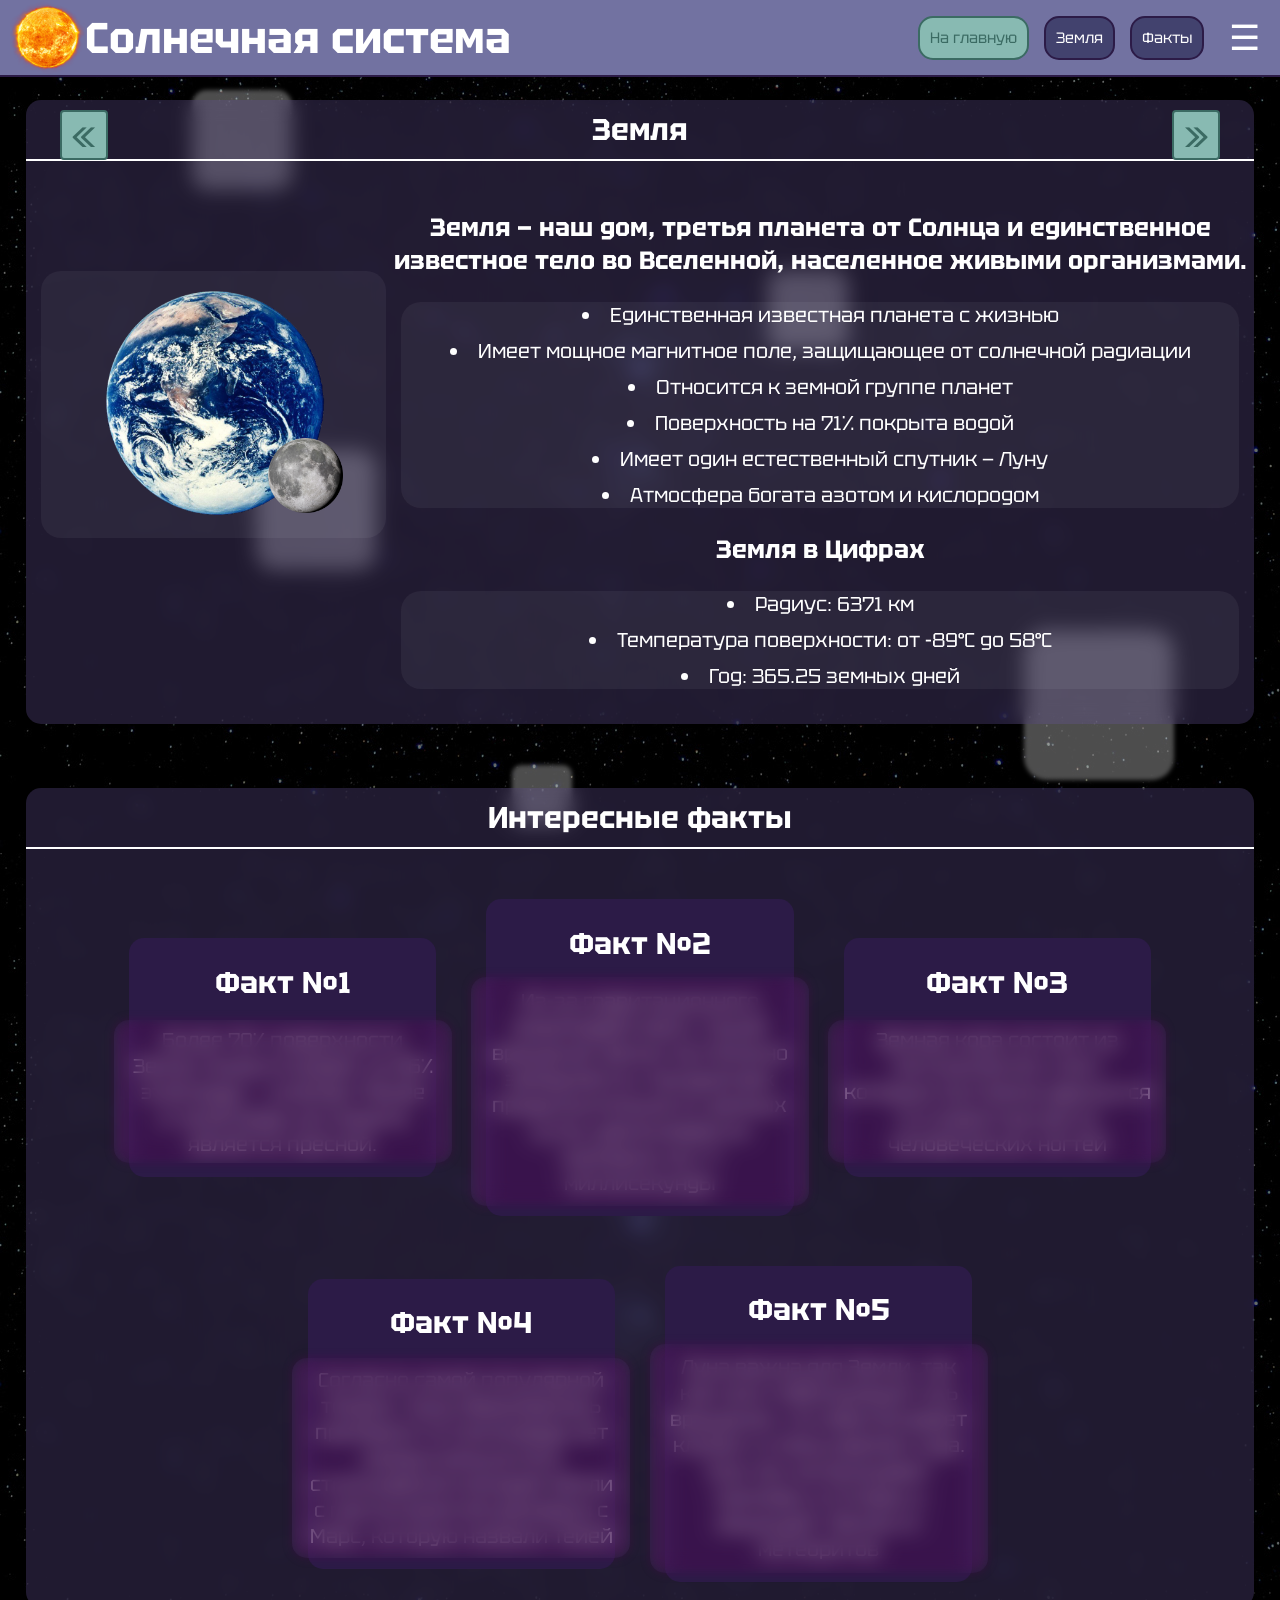
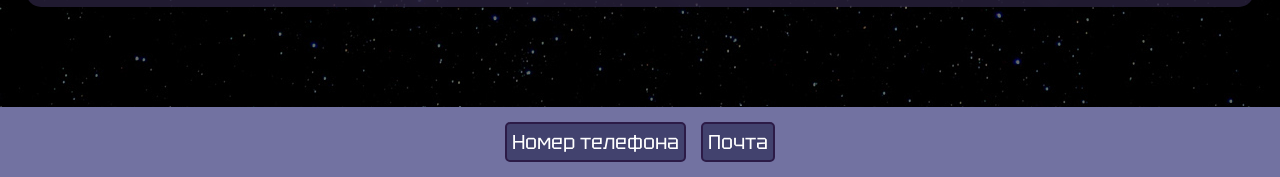
<file: Earth.html>
<!DOCTYPE html>
<html>
    <head>
        <link rel="stylesheet" href="main.css">
        <link rel="stylesheet" href="navigation.css">
        <link rel="stylesheet" href="planet_info.css">
        <link href="https://fonts.googleapis.com/css2?family=Quantico:ital,wght@0,400;0,700;1,400;1,700&family=Tektur:wght@400..900&display=swap" rel="stylesheet">
        <!--Установление Фав-иконки-->
        <link rel="icon" type="image/png" href="/FavIlcon.png">
        <!--Заголовок сайта, который отображается во вкладочке-->
        <title>Солнечная система</title>
    </head>

    <body> 
        <header>
            <img src="img/Svetilo.png" width="75" height="75">
            <h1 class="main_title">Солнечная система</h1>
            <nav>
                <div class="nav_desktop">
                    <a href="index.html" class="nav_link main_site">На главную</a>
                    <a href="#main" class="nav_link">Земля</a>
                    <a href="#facts" class="nav_link">Факты</a>
                </div>
                <div class="burger_menu">
                    <button class="burger_button">☰</button>
                    <div class="burger_content">
                        <a href="index.html" class="burger_nav_link main_site">На главную</a>
                        <a href="#main" class="burger_nav_link">Земля</a>
                        <a href="#facts" class="burger_nav_link">Факты</a>
                        <div class="theme_switcher">
                            <button class="theme_btn" data-theme="light">Светлая тема</button>
                            <button class="theme_btn" data-theme="dark">Тёмная тема</button>
                            <button class="like_button" onclick="toggleColor(this)">★</button>
                        </div>
                    </div>
                </div>
            </nav>
        </header>
        <main>
            <!--Летающие позади кубики, красивое оформление и ми-ми-ми -->
            <div>
                <div class="square"></div>
                <div class="square"></div>
                <div class="square"></div>
                <div class="square"></div>
                <div class="square"></div>
            </div>

            <section id="main" class="glass">
                <h1 class="title">Земля</h1>
                <a href="Ven.html" class="left_arrow">«</a>
                <a href="Mars.html" class="right_arrow">»</a>
                <div class="block_container">
                    <div class="block">
                        <img src="img/earth.png" width="315" class="planet_img">
                        <img src="img/moon.png" width="75" class="moon_img">
                    </div>
                    <div class="block">
                        <p class="bold">Земля — наш дом, третья планета от Солнца и единственное известное тело во Вселенной, населенное живыми организмами.</p>
                        <ul>
                            <li>Единственная известная планета с жизнью</li>
                            <li>Имеет мощное магнитное поле, защищающее от солнечной радиации</li>
                            <li>Относится к земной группе планет</li>
                            <li>Поверхность на 71% покрыта водой</li>
                            <li>Имеет один естественный спутник — Луну</li>
                            <li>Атмосфера богата азотом и кислородом</li>
                        </ul>
                        <p class="bold">Земля в Цифрах</p>
                        <ul>
                            <li>Радиус: 6371 км</li>
                            <li>Температура поверхности: от -89°C до 58°C</li>
                            <li>Год: 365.25 земных дней</li>
                        </ul>
                    </div>
                </div>
            </section>
            <section id="facts" class="glass">
                <h1 class="title">Интересные факты</h1>
                <div class="misty_container">
                    <div class="misty">
                        <h2>Факт №1</h2>
                        <div class="hiddy">
                            <p>Более 70% поверхности Земли покрыто водой, но 96% этой воды — соленая. 
                   Менее 1% всей воды на планете является пресной.</p>
                        </div>
                    </div>
                    <div class="misty">
                        <h2>Факт №2</h2>
                        <div class="hiddy">
                            <p>Из-за гравитационного взаимодействия с Луной вращение Земли постепенно замедляется. 
                                Каждый век продолжительность земных суток увеличивается примерно на 1.7 миллисекунды</p>
                        </div>
                    </div>
                    <div class="misty">
                        <h2>Факт №3</h2>
                        <div class="hiddy">
                            <p>Земная кора состоит из тектонических плит, которые постоянно движутся со скоростью роста человеческих ногтей</p>
                        </div>
                    </div>
                    <div class="misty">
                        <h2>Факт №4</h2>
                        <div class="hiddy">
                            <p>Согласно самой популярной теории, Луна образовалась примерно 4,5 миллиарда лет назад
в результате столкновения молодой Земли с протопланетой размером с Марс, которую назвали Тейей</p>
                        </div>
                    </div>
                    <div class="misty">
                        <h2>Факт №5</h2>
                        <div class="hiddy">
                            <p>Луна важна для Земли, так как она стабилизирует ось вращения, что обеспечивает
                                 климат и смену времен года. Она так же вызывает приливы и отливы и защищает Землю от метеоритов</p>
                        </div>
                    </div>
                </div>
            </section>
        </main>
        <script src="scripts/navigation.js"></script>
        <script src="scripts/button.js"></script>
    </body>

    <footer>
        <div class="foot_cont">
            <a class="foot_el" href="tel:89260809770">Номер телефона</a>
            <a class="foot_el" href="mailto:nikitenartem@yandex.com">Почта</a>
        </div>
    </footer>
</html>
</file>
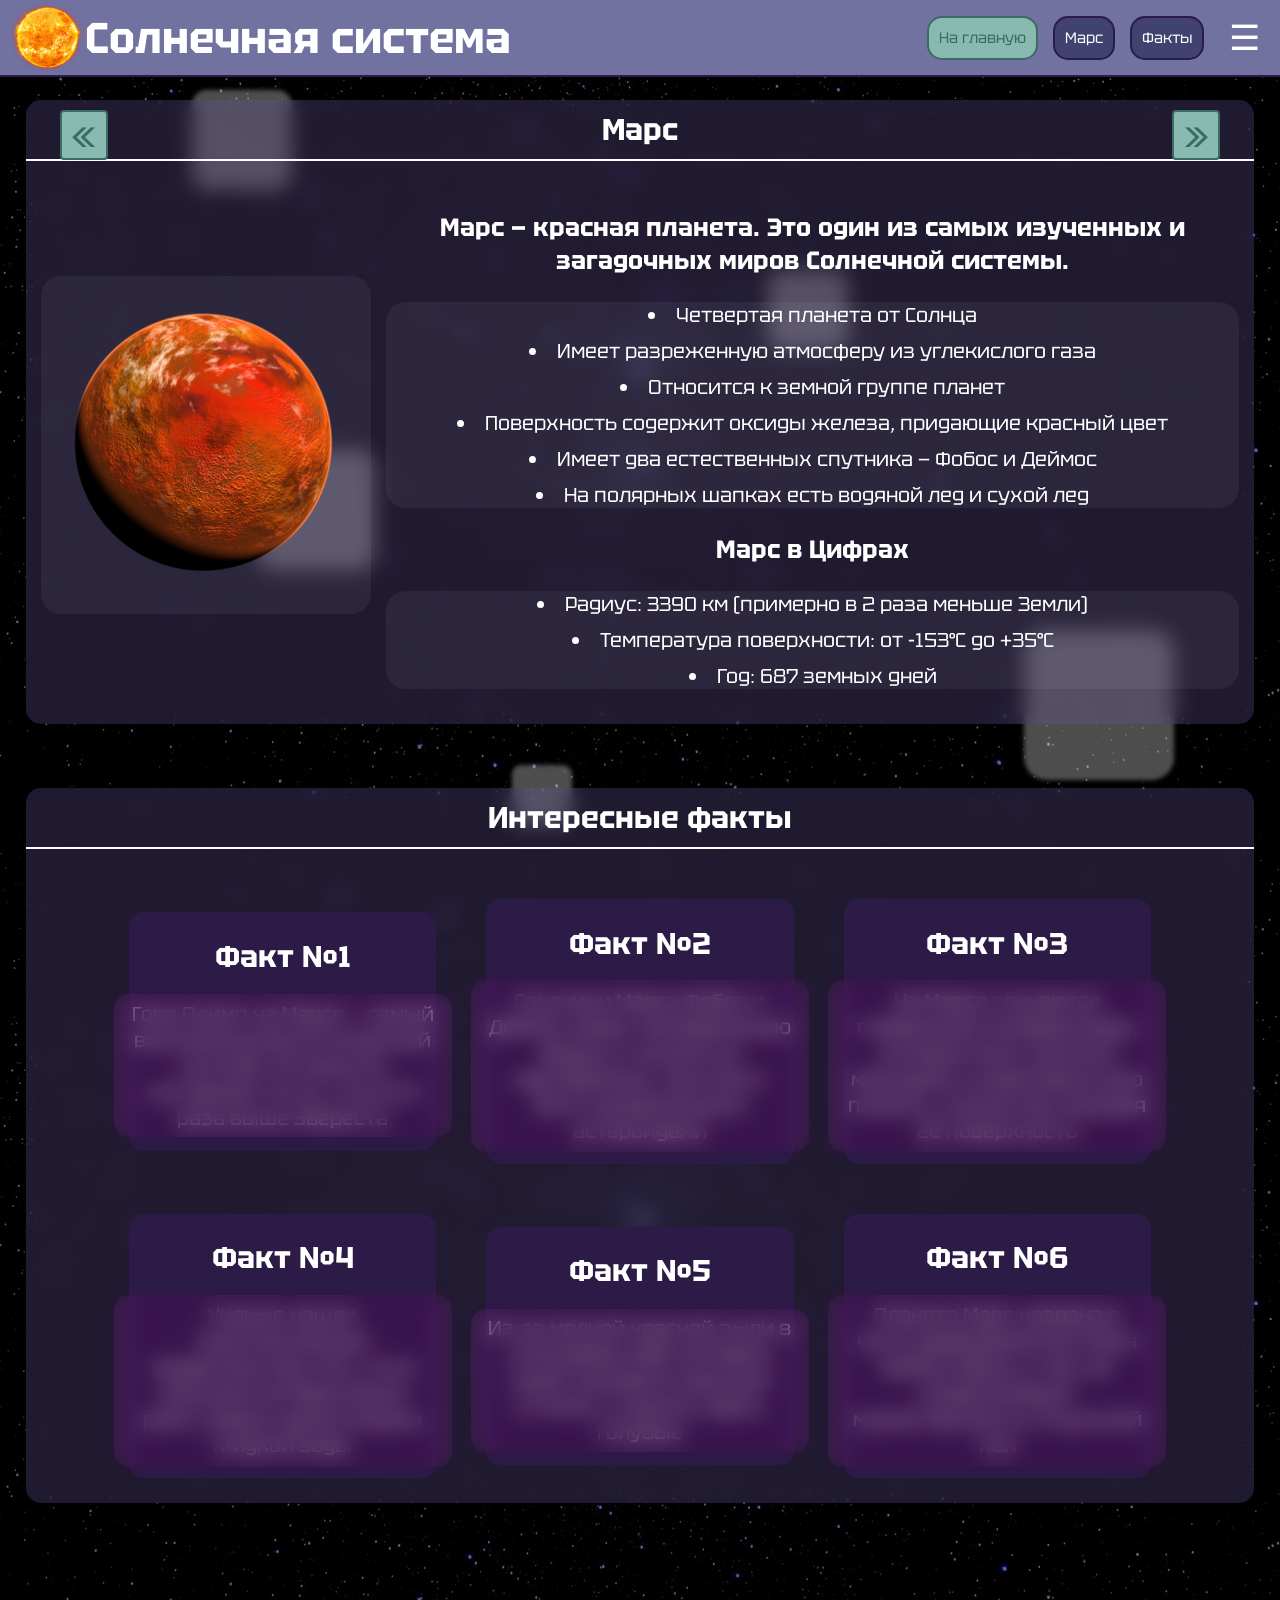
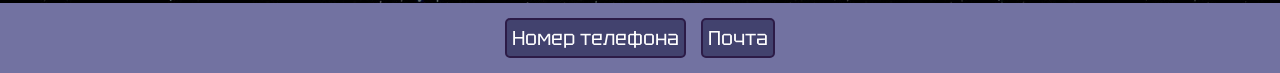
<file: Mars.html>
<!DOCTYPE html>
<html>
    <head>
        <link rel="stylesheet" href="main.css">
        <link rel="stylesheet" href="navigation.css">
        <link rel="stylesheet" href="planet_info.css">
        <link href="https://fonts.googleapis.com/css2?family=Quantico:ital,wght@0,400;0,700;1,400;1,700&family=Tektur:wght@400..900&display=swap" rel="stylesheet">
        <!--Установление Фав-иконки-->
        <link rel="icon" type="image/png" href="/FavIlcon.png">
        <!--Заголовок сайта, который отображается во вкладочке-->
        <title>Солнечная система</title>
    </head>

    <body> 
        <header>
            <img src="img/Svetilo.png" width="75" height="75">
            <h1 class="main_title">Солнечная система</h1>
            <nav>
                <div class="nav_desktop">
                    <a href="index.html" class="nav_link main_site">На главную</a>
                    <a href="#main" class="nav_link">Марс</a>
                    <a href="#facts" class="nav_link">Факты</a>
                </div>
                <div class="burger_menu">
                    <button class="burger_button">☰</button>
                    <div class="burger_content">
                        <a href="index.html" class="burger_nav_link main_site">На главную</a>
                        <a href="#main" class="burger_nav_link">Марс</a>
                        <a href="#facts" class="burger_nav_link">Факты</a>
                        <div class="theme_switcher">
                            <button class="theme_btn" data-theme="light">Светлая тема</button>
                            <button class="theme_btn" data-theme="dark">Тёмная тема</button>
                            <button class="like_button" onclick="toggleColor(this)">★</button>
                        </div>
                    </div>
                </div>
            </nav>
        </header>
        <main>
            <!--Летающие позади кубики, красивое оформление и ми-ми-ми -->
            <div>
                <div class="square"></div>
                <div class="square"></div>
                <div class="square"></div>
                <div class="square"></div>
                <div class="square"></div>
            </div>

            <section id="main" class="glass">
                <h1 class="title">Марс</h1>
                <a href="Earth.html" class="left_arrow">«</a>
                <a href="Upiter.html" class="right_arrow">»</a>
                <div class="block_container">
                    <div class="block">
                        <img src="img/mars.png" width="300" class="planet_img">
                    </div>
                    <div class="block">
                        <p class="bold">Марс — красная планета. Это один из самых изученных и загадочных миров Солнечной системы.</p>
                        <ul>
                            <li>Четвертая планета от Солнца</li>
                            <li>Имеет разреженную атмосферу из углекислого газа</li>
                            <li>Относится к земной группе планет</li>
                            <li>Поверхность содержит оксиды железа, придающие красный цвет</li>
                            <li>Имеет два естественных спутника — Фобос и Деймос</li>
                            <li>На полярных шапках есть водяной лед и сухой лед</li>
                        </ul>
                        <p class="bold">Марс в Цифрах</p>
                        <ul>
                            <li>Радиус: 3390 км (примерно в 2 раза меньше Земли)</li>
                            <li>Температура поверхности: от -153°C до +35°C</li>
                            <li>Год: 687 земных дней</li>
                        </ul>
                    </div>
                </div>
            </section>
            <section id="facts" class="glass">
                <h1 class="title">Интересные факты</h1>
                <div class="misty_container">
                    <div class="misty">
                        <h2>Факт №1</h2>
                        <div class="hiddy">
                            <p>Гора Олимп на Марсе — самый высокий вулкан в Солнечной системе. 
                             Его высота составляет 21 км, что в 2.5 раза выше Эвереста</p>
                        </div>
                    </div>
                    <div class="misty">
                        <h2>Факт №2</h2>
                        <div class="hiddy">
                            <p>Спутники Марса Фобос и Деймос имеют неправильную форму и похожи на картофелины. 
                             Они могут быть захваченными астероидами</p>
                        </div>
                    </div>
                    <div class="misty">
                        <h2>Факт №3</h2>
                        <div class="hiddy">
                            <p>На Марсе случаются глобальные пылевые бури, которые могут длиться месяцами 
                             и охватывать всю планету, полностью скрывая её поверхность</p>
                        </div>
                    </div>
                    <div class="misty">
                        <h2>Факт №4</h2>
                        <div class="hiddy">
                            <p>Ученые нашли многочисленные свидетельства того, что в прошлом на Марсе 
                             были реки, озера и даже океаны жидкой воды</p>
                        </div>
                    </div>
                    <div class="misty">
                        <h2>Факт №5</h2>
                        <div class="hiddy">
                            <p>Из-за мелкой красной пыли в атмосфере небо на Марсе имеет розовато-красный оттенок, 
                             а закаты здесь голубые</p>
                        </div>
                    </div>
                    <div class="misty">
                        <h2>Факт №6</h2>
                        <div class="hiddy">
                            <p>Планета Марс названа в честь древнеримского бога войны Марса,
                                 а так же символизирует мужественность и мужской пол</p>
                        </div>
                    </div>
                </div>
            </section>
        </main>
        <script src="scripts/navigation.js"></script>
        <script src="scripts/button.js"></script>
    </body>

    <footer>
        <div class="foot_cont">
            <a class="foot_el" href="tel:89260809770">Номер телефона</a>
            <a class="foot_el" href="mailto:nikitenartem@yandex.com">Почта</a>
        </div>
    </footer>
</html>
</file>
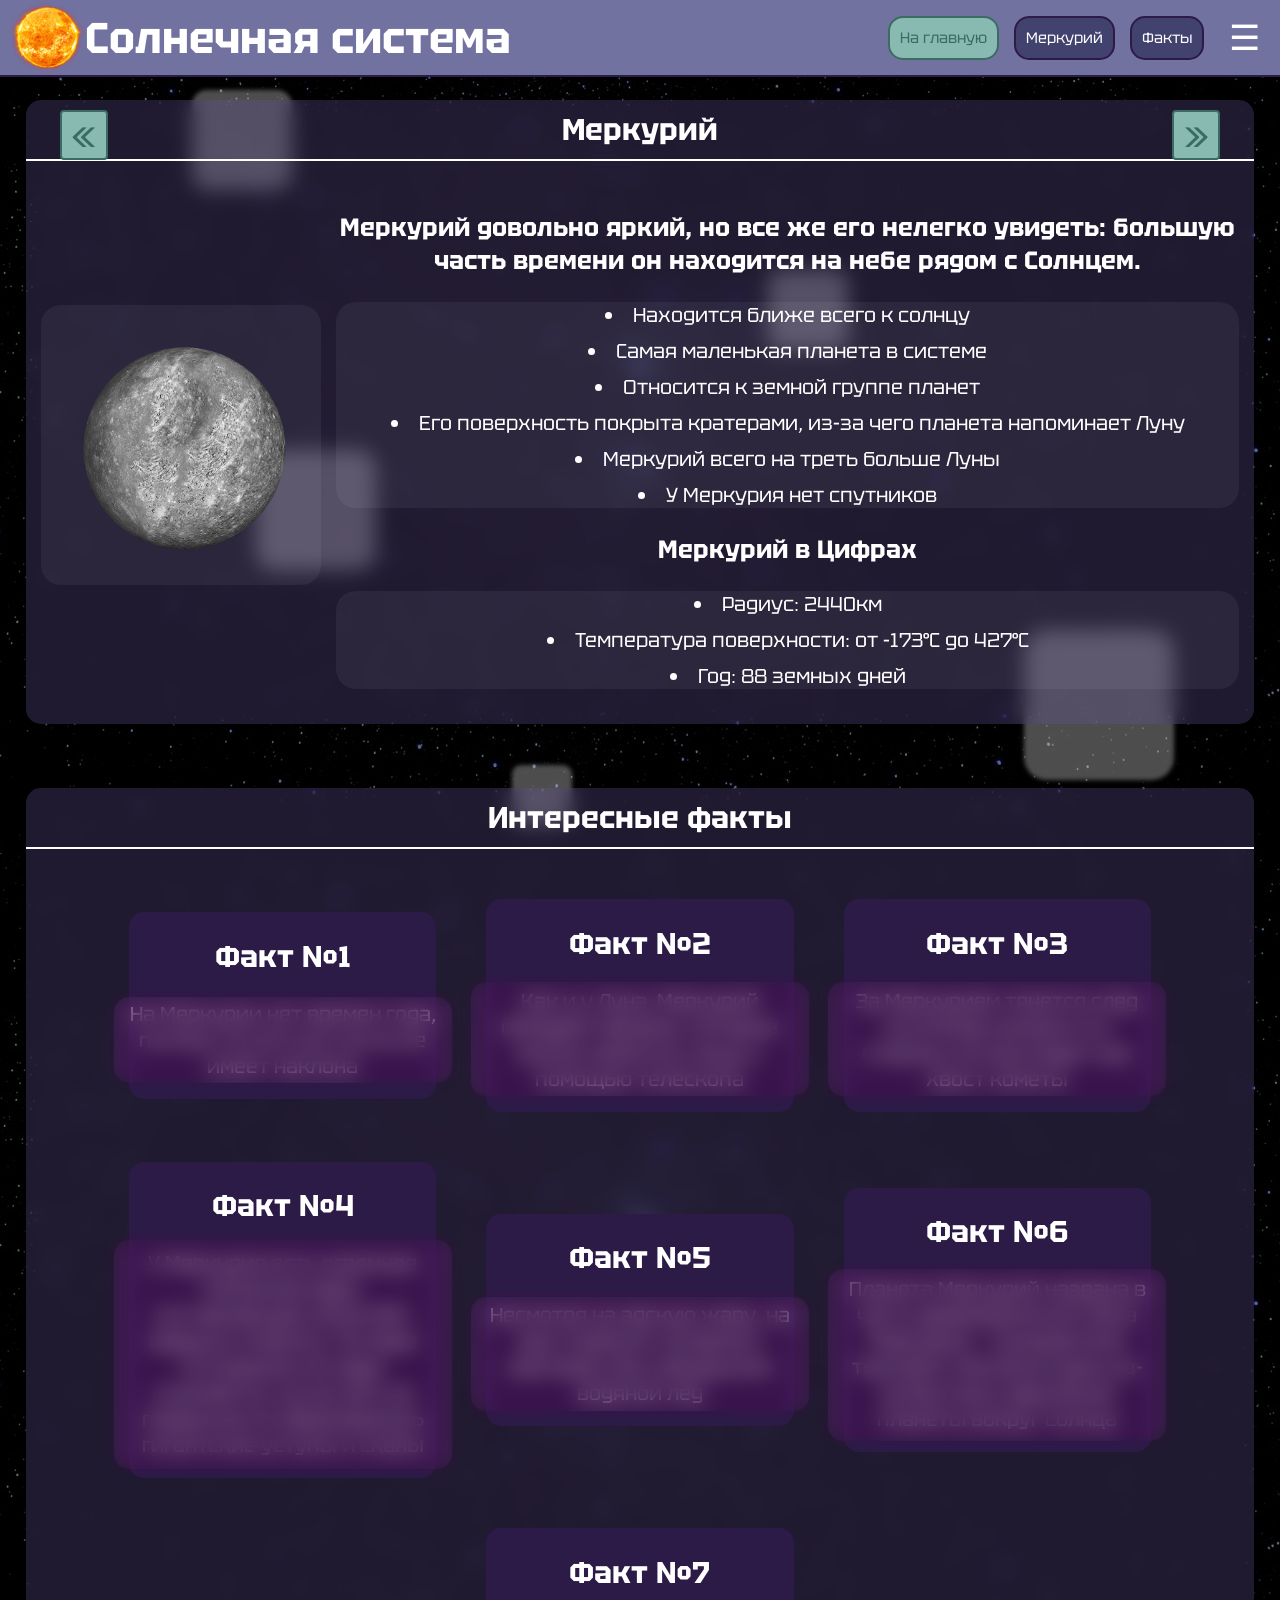
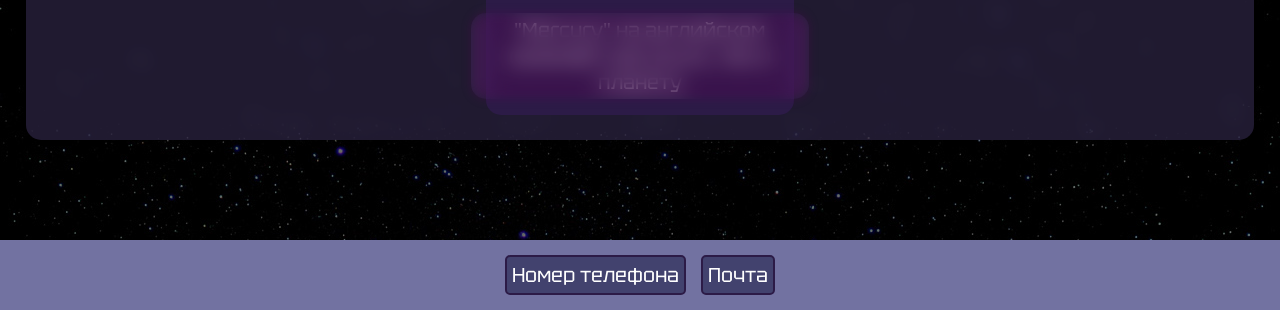
<file: Mercury.html>
<!DOCTYPE html>
<html>
    <head>
        <link rel="stylesheet" href="main.css">
        <link rel="stylesheet" href="navigation.css">
        <link rel="stylesheet" href="planet_info.css">
        <link href="https://fonts.googleapis.com/css2?family=Quantico:ital,wght@0,400;0,700;1,400;1,700&family=Tektur:wght@400..900&display=swap" rel="stylesheet">
        <!--Установление Фав-иконки-->
        <link rel="icon" type="image/png" href="/FavIlcon.png">
        <!--Заголовок сайта, который отображается во вкладочке-->
        <title>Солнечная система</title>
    </head>

    <body> 
        <header>
            <img src="img/Svetilo.png" width="75" height="75">
            <h1 class="main_title">Солнечная система</h1>
            <nav>
                <div class="nav_desktop">
                    <a href="index.html" class="nav_link main_site">На главную</a>
                    <a href="#main" class="nav_link">Меркурий</a>
                    <a href="#facts" class="nav_link">Факты</a>
                </div>
                <div class="burger_menu">
                    <button class="burger_button">☰</button>
                    <div class="burger_content">
                        <a href="index.html" class="burger_nav_link">Солнечная система</a>
                        <a href="#main" class="burger_nav_link">Меркурий</a>
                        <a href="#facts" class="burger_nav_link">Факты</a>
                        <div class="theme_switcher">
                            <button class="theme_btn" data-theme="light">Светлая тема</button>
                            <button class="theme_btn" data-theme="dark">Тёмная тема</button>
                            <button class="like_button" onclick="toggleColor(this)">★</button>
                        </div>
                    </div>
                </div>
            </nav>
        </header>
        <main>
            <!--Летающие позади кубики, красивое оформление и ми-ми-ми -->
            <div>
                <div class="square"></div>
                <div class="square"></div>
                <div class="square"></div>
                <div class="square"></div>
                <div class="square"></div>
            </div>

            <section id="main" class="glass">
                <h1 class="title">Меркурий</h1>
                <a href="Sun.html" class="left_arrow">«</a>
                <a href="Ven.html" class="right_arrow">»</a>
                <div class="block_container">
                    <div class="block">
                        <img src="img/mercur.png" width="250" class="planet_img">
                    </div>
                    <div class="block">
                        <p class="bold">Меркурий довольно яркий, но все же его нелегко увидеть: большую часть времени он находится на небе рядом с Солнцем.</p>
                        <ul>
                            <li>Находится ближе всего к солнцу</li>
                            <li>Самая маленькая планета в системе</li>
                            <li>Относится к земной группе планет</li>
                            <li>Его поверхность покрыта кратерами, из-за чего планета напоминает Луну</li>
                            <li>Меркурий всего на треть больше Луны</li>
                            <li>У Меркурия нет спутников</li>
                        </ul>
                        <p class="bold">Меркурий в Цифрах</p>
                        <ul>
                            <li>Радиус: 2440км</li>
                            <li>Температура поверхности: от -173°C до 427°C</li>
                            <li>Год: 88 земных дней</li>
                        </ul>
                    </div>
                </div>
            </section>
            <section id="facts" class="glass">
                <h1 class="title">Интересные факты</h1>
                <div class="misty_container">
                    <div class="misty">
                        <h2>Факт №1</h2>
                        <div class="hiddy">
                            <p>На Меркурии нет времен года, потому что его ось почти не имеет наклона</p>
                        </div>
                    </div>
                    <div class="misty">
                        <h2>Факт №2</h2>
                        <div class="hiddy">
                            <p>Как и у Луна, Меркурий обладает фазами, которые можно заметить лишь с помощью телескопа</p>
                        </div>
                    </div>
                    <div class="misty">
                        <h2>Факт №3</h2>
                        <div class="hiddy">
                            <p>За Меркурием тянется след из атомов натрия и со стороны это выглядит как хвост кометы</p>
                        </div>
                    </div>
                    <div class="misty">
                        <h2>Факт №4</h2>
                        <div class="hiddy">
                            <p>У Меркурия есть огромное железное ядро, составляющее около 85% радиуса планеты. 
                                По мере остывания это ядро сжимается, из-за чего на поверхности
                                 образовались гигантские уступы и скалы</p>
                        </div>
                    </div>
                    <div class="misty">
                        <h2>Факт №5</h2>
                        <div class="hiddy">
                            <p>Несмотря на адскую жару, на дне глубоких полярных кратеров,
                                 был обнаружен водяной лёд</p>
                        </div>
                    </div>
                    <div class="misty">
                        <h2>Факт №6</h2>
                        <div class="hiddy">
                            <p>Планета Меркурий названа в честь
                                древнеримского бога Меркурия — покровителя торговли.
                                Имя было дано из-за быстрого движения планеты вокруг Солнца</p>
                        </div>
                    </div>
                    <div class="misty">
                        <h2>Факт №7</h2>
                        <div class="hiddy">
                            <p>"Mercury" на английском означает как ртуть, так и планету</p>
                        </div>
                    </div>
                </div>
            </section>
        </main>
        <script src="scripts/navigation.js"></script>
        <script src="scripts/button.js"></script>
    </body>

    <footer>
        <div class="foot_cont">
            <a class="foot_el" href="tel:89260809770">Номер телефона</a>
            <a class="foot_el" href="mailto:nikitenartem@yandex.com">Почта</a>
        </div>
    </footer>
</html>
</file>
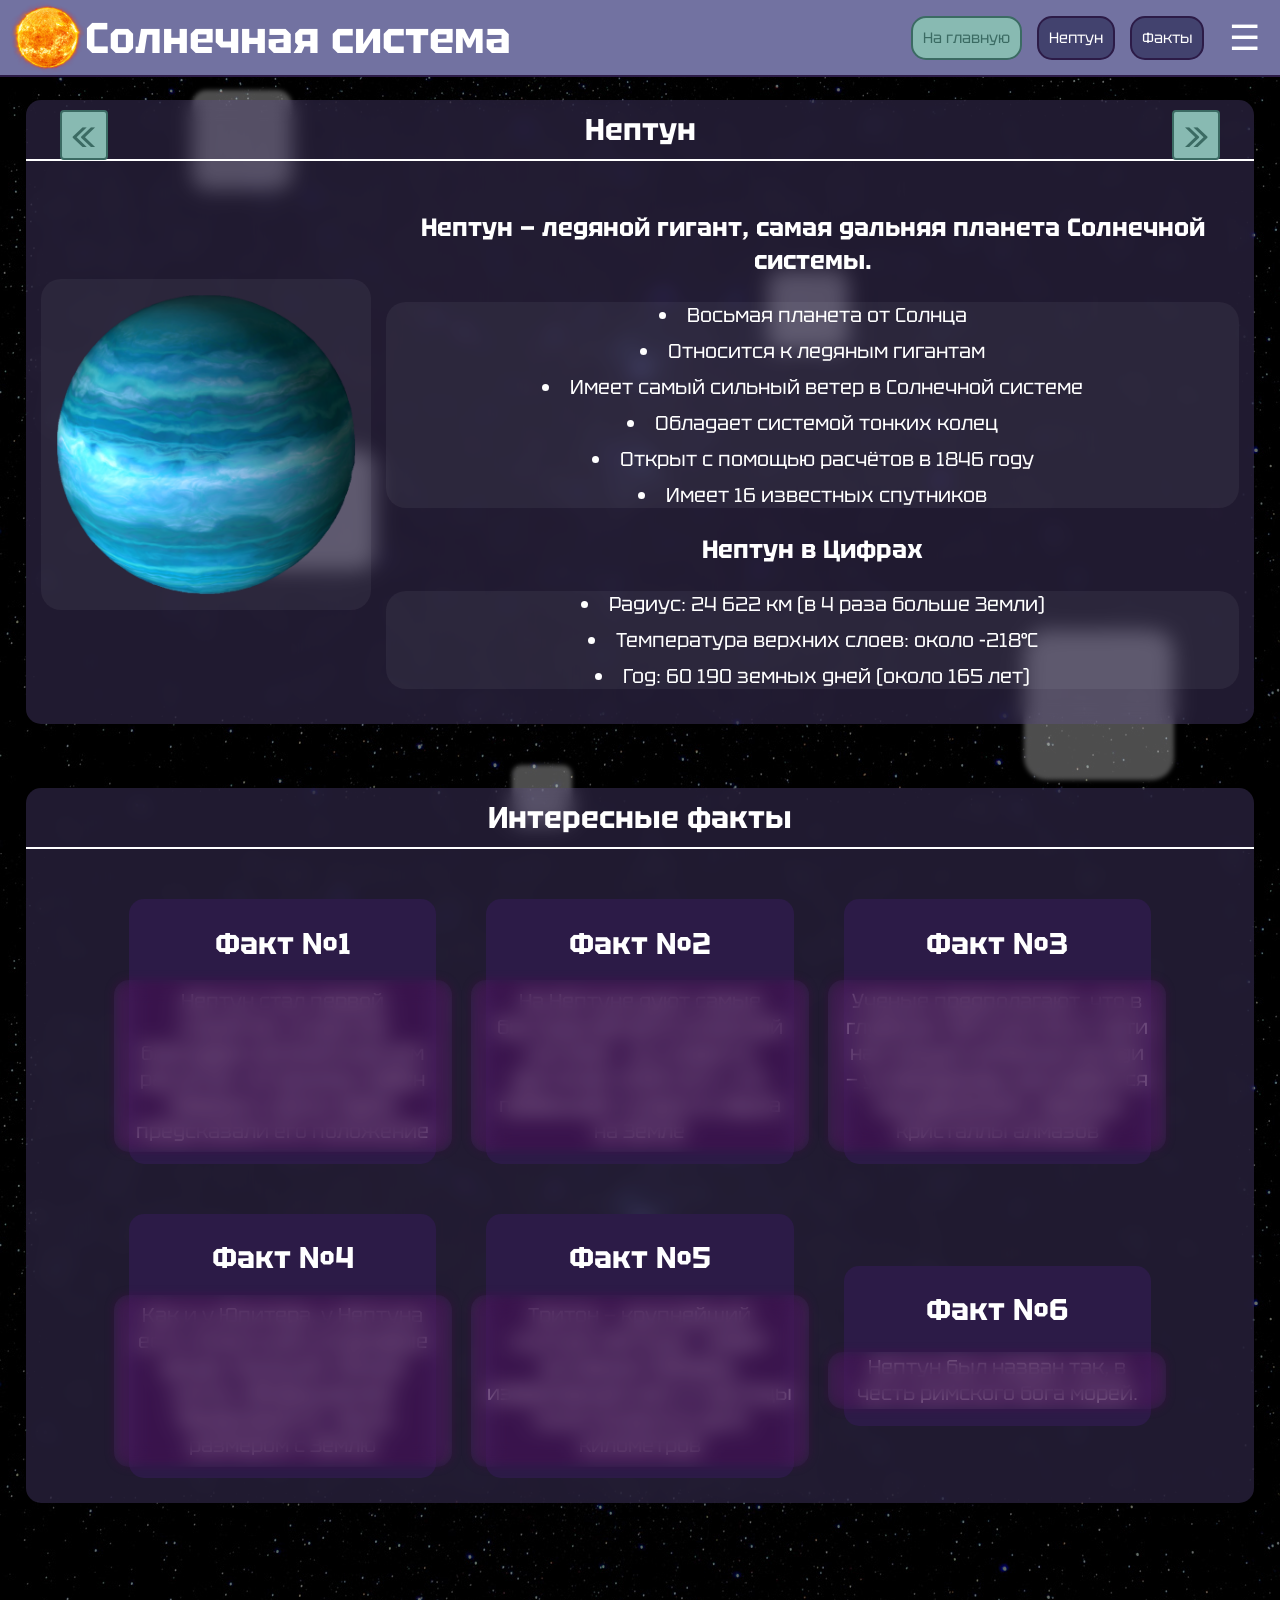
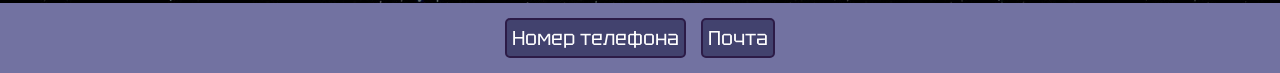
<file: Neptune.html>
<!DOCTYPE html>
<html>
    <head>
        <link rel="stylesheet" href="main.css">
        <link rel="stylesheet" href="navigation.css">
        <link rel="stylesheet" href="planet_info.css">
        <link href="https://fonts.googleapis.com/css2?family=Quantico:ital,wght@0,400;0,700;1,400;1,700&family=Tektur:wght@400..900&display=swap" rel="stylesheet">
        <!--Установление Фав-иконки-->
        <link rel="icon" type="image/png" href="/FavIlcon.png">
        <!--Заголовок сайта, который отображается во вкладочке-->
        <title>Солнечная система</title>
    </head>

    <body> 
        <header>
            <img src="img/Svetilo.png" width="75" height="75">
            <h1 class="main_title">Солнечная система</h1>
            <nav>
                <div class="nav_desktop">
                    <a href="index.html" class="nav_link main_site">На главную</a>
                    <a href="#main" class="nav_link">Нептун</a>
                    <a href="#facts" class="nav_link">Факты</a>
                </div>
                <div class="burger_menu">
                    <button class="burger_button">☰</button>
                    <div class="burger_content">
                        <a href="index.html" class="burger_nav_link main_site">На главную</a>
                        <a href="#main" class="burger_nav_link">Нептун</a>
                        <a href="#facts" class="burger_nav_link">Факты</a>
                        <div class="theme_switcher">
                            <button class="theme_btn" data-theme="light">Светлая тема</button>
                            <button class="theme_btn" data-theme="dark">Тёмная тема</button>
                            <button class="like_button" onclick="toggleColor(this)">★</button>
                        </div>
                    </div>
                </div>
            </nav>
        </header>
        <main>
            <!--Летающие позади кубики, красивое оформление и ми-ми-ми -->
            <div>
                <div class="square"></div>
                <div class="square"></div>
                <div class="square"></div>
                <div class="square"></div>
                <div class="square"></div>
            </div>

            <section id="main" class="glass">
                <h1 class="title">Нептун</h1>
                <a href="Uran.html" class="left_arrow">«</a>
                <a href="Sun.html" class="right_arrow">»</a>
                <div class="block_container">
                    <div class="block">
                        <img src="img/neptune.png" width="300" class="planet_img">
                    </div>
                    <div class="block">
                        <p class="bold">Нептун — ледяной гигант, самая дальняя планета Солнечной системы.</p>
                        <ul>
                            <li>Восьмая планета от Солнца</li>
                            <li>Относится к ледяным гигантам</li>
                            <li>Имеет самый сильный ветер в Солнечной системе</li>
                            <li>Обладает системой тонких колец</li>
                            <li>Открыт с помощью расчётов в 1846 году</li>
                            <li>Имеет 16 известных спутников</li>
                        </ul>
                        <p class="bold">Нептун в Цифрах</p>
                        <ul>
                            <li>Радиус: 24 622 км (в 4 раза больше Земли)</li>
                            <li>Температура верхних слоев: около -218°C</li>
                            <li>Год: 60 190 земных дней (около 165 лет)</li>
                        </ul>
                    </div>
                </div>
            </section>
            <section id="facts" class="glass">
                <h1 class="title">Интересные факты</h1>
                <div class="misty_container">
                    <div class="misty">
                        <h2>Факт №1</h2>
                        <div class="hiddy">
                            <p>Нептун стал первой планетой, открытой благодаря математическим расчетам. 
                             Астрономы Урбен Леверье и Джон Адамс предсказали его положение</p>
                        </div>
                    </div>
                    <div class="misty">
                        <h2>Факт №2</h2>
                        <div class="hiddy">
                            <p>На Нептуне дуют самые быстрые ветра в Солнечной системе — их скорость 
                             достигает 2100 км/ч, что превышает скорость звука на Земле</p>
                        </div>
                    </div>
                    <div class="misty">
                        <h2>Факт №3</h2>
                        <div class="hiddy">
                            <p>Ученые предполагают, что в глубинах Нептуна могут идти настоящие алмазные дожди — 
                             углеводороды распадаются под давлением, образуя кристаллы алмазов</p>
                        </div>
                    </div>
                    <div class="misty">
                        <h2>Факт №4</h2>
                        <div class="hiddy">
                            <p>Как и у Юпитера, у Нептуна есть гигантские штормовые вихри. Большое тёмное пятно, 
                             обнаруженное "Вояджером-2", было размером с Землю</p>
                        </div>
                    </div>
                    <div class="misty">
                        <h2>Факт №5</h2>
                        <div class="hiddy">
                            <p>Тритон — крупнейший спутник Нептуна — имеет активные гейзеры, 
                             извергающие азот и частицы пыли на высоту до 8 километров</p>
                        </div>
                    </div>
                    <div class="misty">
                        <h2>Факт №6</h2>
                        <div class="hiddy">
                            <p>Нептун был назван так, в честь римского бога морей.</p>
                        </div>
                    </div>
                </div>
            </section>
        </main>
        <script src="scripts/navigation.js"></script>
        <script src="scripts/button.js"></script>
    </body>

    <footer>
        <div class="foot_cont">
            <a class="foot_el" href="tel:89260809770">Номер телефона</a>
            <a class="foot_el" href="mailto:nikitenartem@yandex.com">Почта</a>
        </div>
    </footer>
</html>
</file>
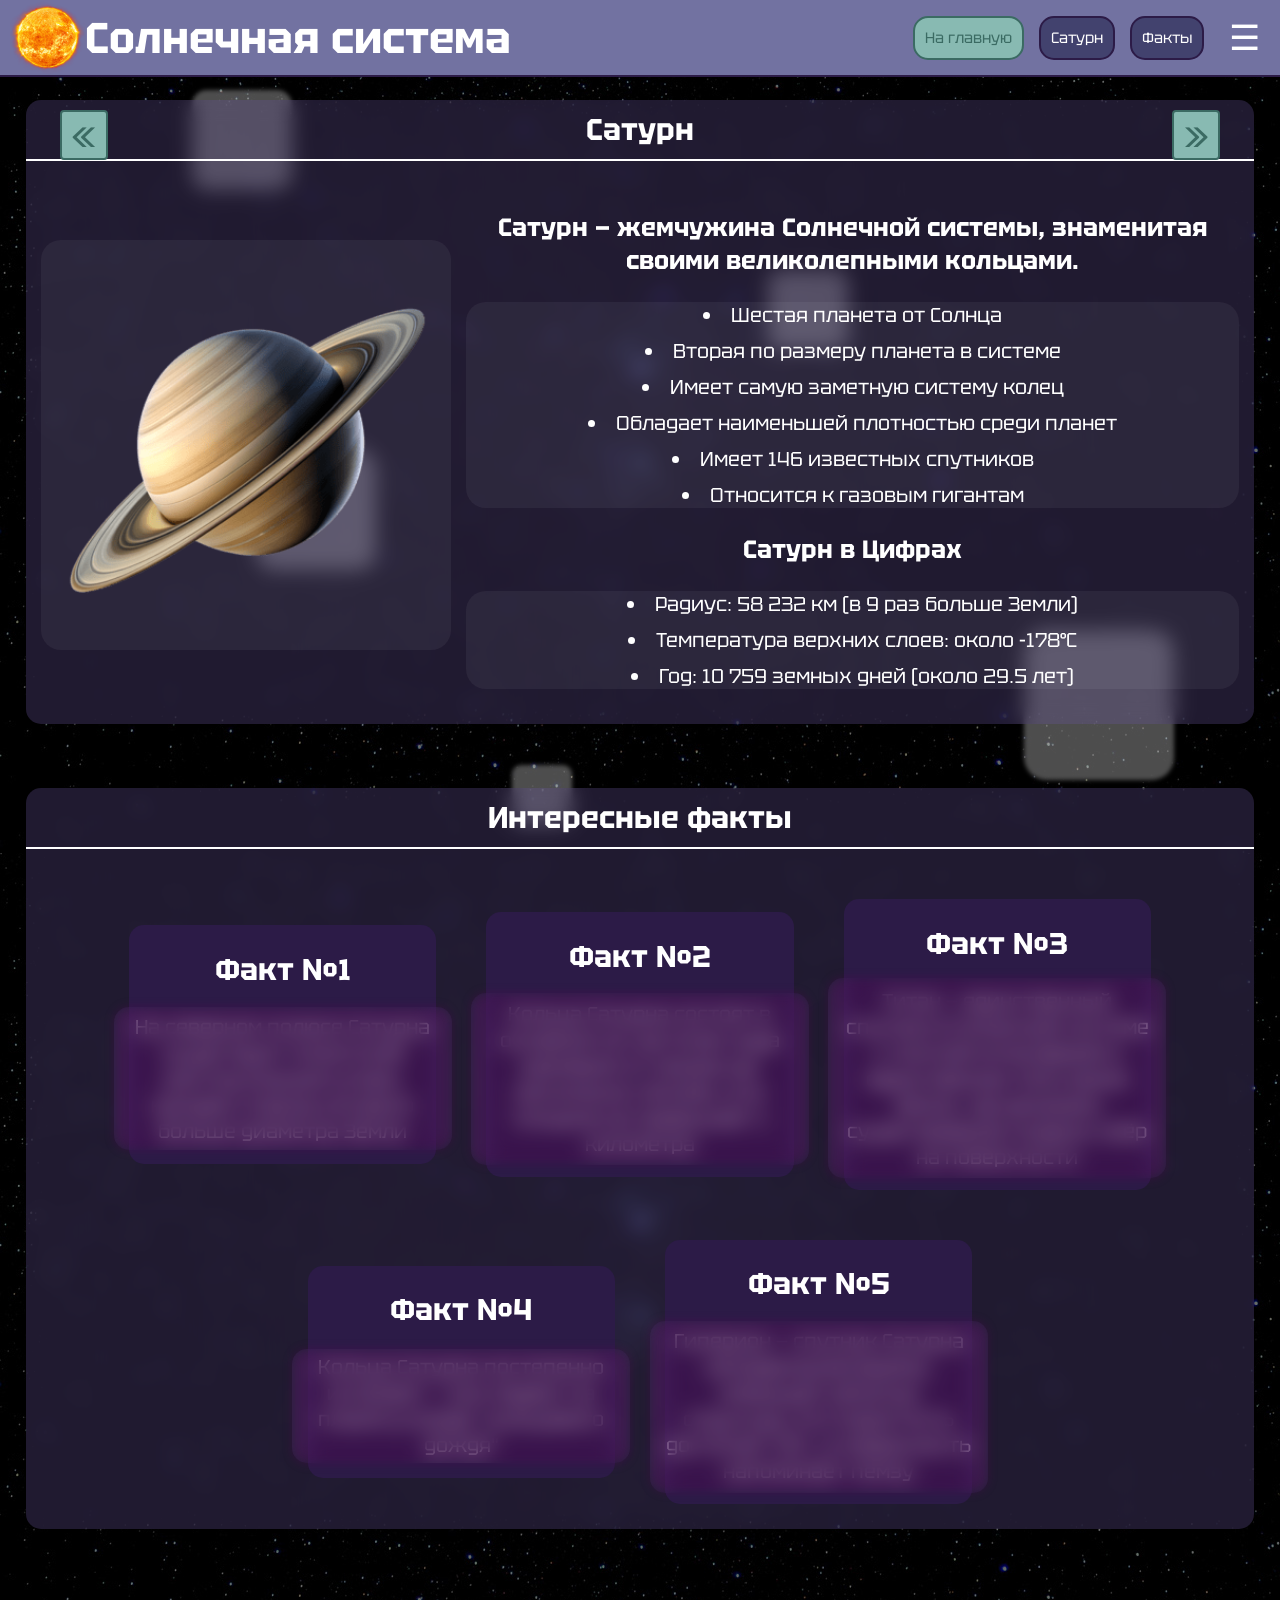
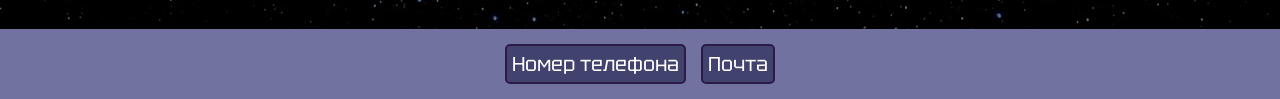
<file: Saturn.html>
<!DOCTYPE html>
<html>
    <head>
        <link rel="stylesheet" href="main.css">
        <link rel="stylesheet" href="navigation.css">
        <link rel="stylesheet" href="planet_info.css">
        <link href="https://fonts.googleapis.com/css2?family=Quantico:ital,wght@0,400;0,700;1,400;1,700&family=Tektur:wght@400..900&display=swap" rel="stylesheet">
        <!--Установление Фав-иконки-->
        <link rel="icon" type="image/png" href="/FavIlcon.png">
        <!--Заголовок сайта, который отображается во вкладочке-->
        <title>Солнечная система</title>
    </head>

    <body> 
        <header>
            <img src="img/Svetilo.png" width="75" height="75">
            <h1 class="main_title">Солнечная система</h1>
            <nav>
                <div class="nav_desktop">
                    <a href="index.html" class="nav_link main_site">На главную</a>
                    <a href="#main" class="nav_link">Сатурн</a>
                    <a href="#facts" class="nav_link">Факты</a>
                </div>
                <div class="burger_menu">
                    <button class="burger_button">☰</button>
                    <div class="burger_content">
                        <a href="index.html" class="burger_nav_link main_site">На главную</a>
                        <a href="#main" class="burger_nav_link">Сатурн</a>
                        <a href="#facts" class="burger_nav_link">Факты</a>
                        <div class="theme_switcher">
                            <button class="theme_btn" data-theme="light">Светлая тема</button>
                            <button class="theme_btn" data-theme="dark">Тёмная тема</button>
                            <button class="like_button" onclick="toggleColor(this)">★</button>
                        </div>
                    </div>
                </div>
            </nav>
        </header>
        <main>
            <!--Летающие позади кубики, красивое оформление и ми-ми-ми -->
            <div>
                <div class="square"></div>
                <div class="square"></div>
                <div class="square"></div>
                <div class="square"></div>
                <div class="square"></div>
            </div>

            <section id="main" class="glass">
                <h1 class="title">Сатурн</h1>
                <a href="Upiter.html" class="left_arrow">«</a>
                <a href="Uran.html" class="right_arrow">»</a>
                <div class="block_container">
                    <div class="block">
                        <img src="img/saturn.png" width="380" class="planet_img">
                    </div>
                    <div class="block">
                        <p class="bold">Сатурн — жемчужина Солнечной системы, знаменитая своими великолепными кольцами.</p>
                        <ul>
                            <li>Шестая планета от Солнца</li>
                            <li>Вторая по размеру планета в системе</li>
                            <li>Имеет самую заметную систему колец</li>
                            <li>Обладает наименьшей плотностью среди планет</li>
                            <li>Имеет 146 известных спутников</li>
                            <li>Относится к газовым гигантам</li>
                        </ul>
                        <p class="bold">Сатурн в Цифрах</p>
                        <ul>
                            <li>Радиус: 58 232 км (в 9 раз больше Земли)</li>
                            <li>Температура верхних слоев: около -178°C</li>
                            <li>Год: 10 759 земных дней (около 29.5 лет)</li>
                        </ul>
                    </div>
                </div>
            </section>
            <section id="facts" class="glass">
                <h1 class="title">Интересные факты</h1>
                <div class="misty_container">
                    <div class="misty">
                        <h2>Факт №1</h2>
                        <div class="hiddy">
                            <p>На северном полюсе Сатурна существует гигантский шестиугольный шторм, 
                             каждая сторона которого больше диаметра Земли</p>
                        </div>
                    </div>
                    <div class="misty">
                        <h2>Факт №2</h2>
                        <div class="hiddy">
                            <p>Кольца Сатурна состоят в основном из частичек льда размером от микрон до нескольких метров, 
                             а их толщина не превышает 1 километра</p>
                        </div>
                    </div>
                    <div class="misty">
                        <h2>Факт №3</h2>
                        <div class="hiddy">
                            <p>Титан — единственный спутник в Солнечной системе с плотной атмосферой и единственное тело кроме Земли, 
                             где доказано существование жидких озёр на поверхности</p>
                        </div>
                    </div>
                    <div class="misty">
                        <h2>Факт №4</h2>
                        <div class="hiddy">
                            <p>Кольца Сатурна постепенно исчезают — они падают на планету в виде "кольцевого дождя"</p>
                        </div>
                    </div>
                    <div class="misty">
                        <h2>Факт №5</h2>
                        <div class="hiddy">
                            <p>Гиперион — спутник Сатурна неправильной формы, имеющий губчатую структуру. 
                             Его пористость достигает 40%, а поверхность напоминает пемзу</p>
                        </div>
                    </div>
                </div>
            </section>
        </main>
        <script src="scripts/navigation.js"></script>
        <script src="scripts/button.js"></script>
    </body>

    <footer>
        <div class="foot_cont">
            <a class="foot_el" href="tel:89260809770">Номер телефона</a>
            <a class="foot_el" href="mailto:nikitenartem@yandex.com">Почта</a>
        </div>
    </footer>
</html>
</file>
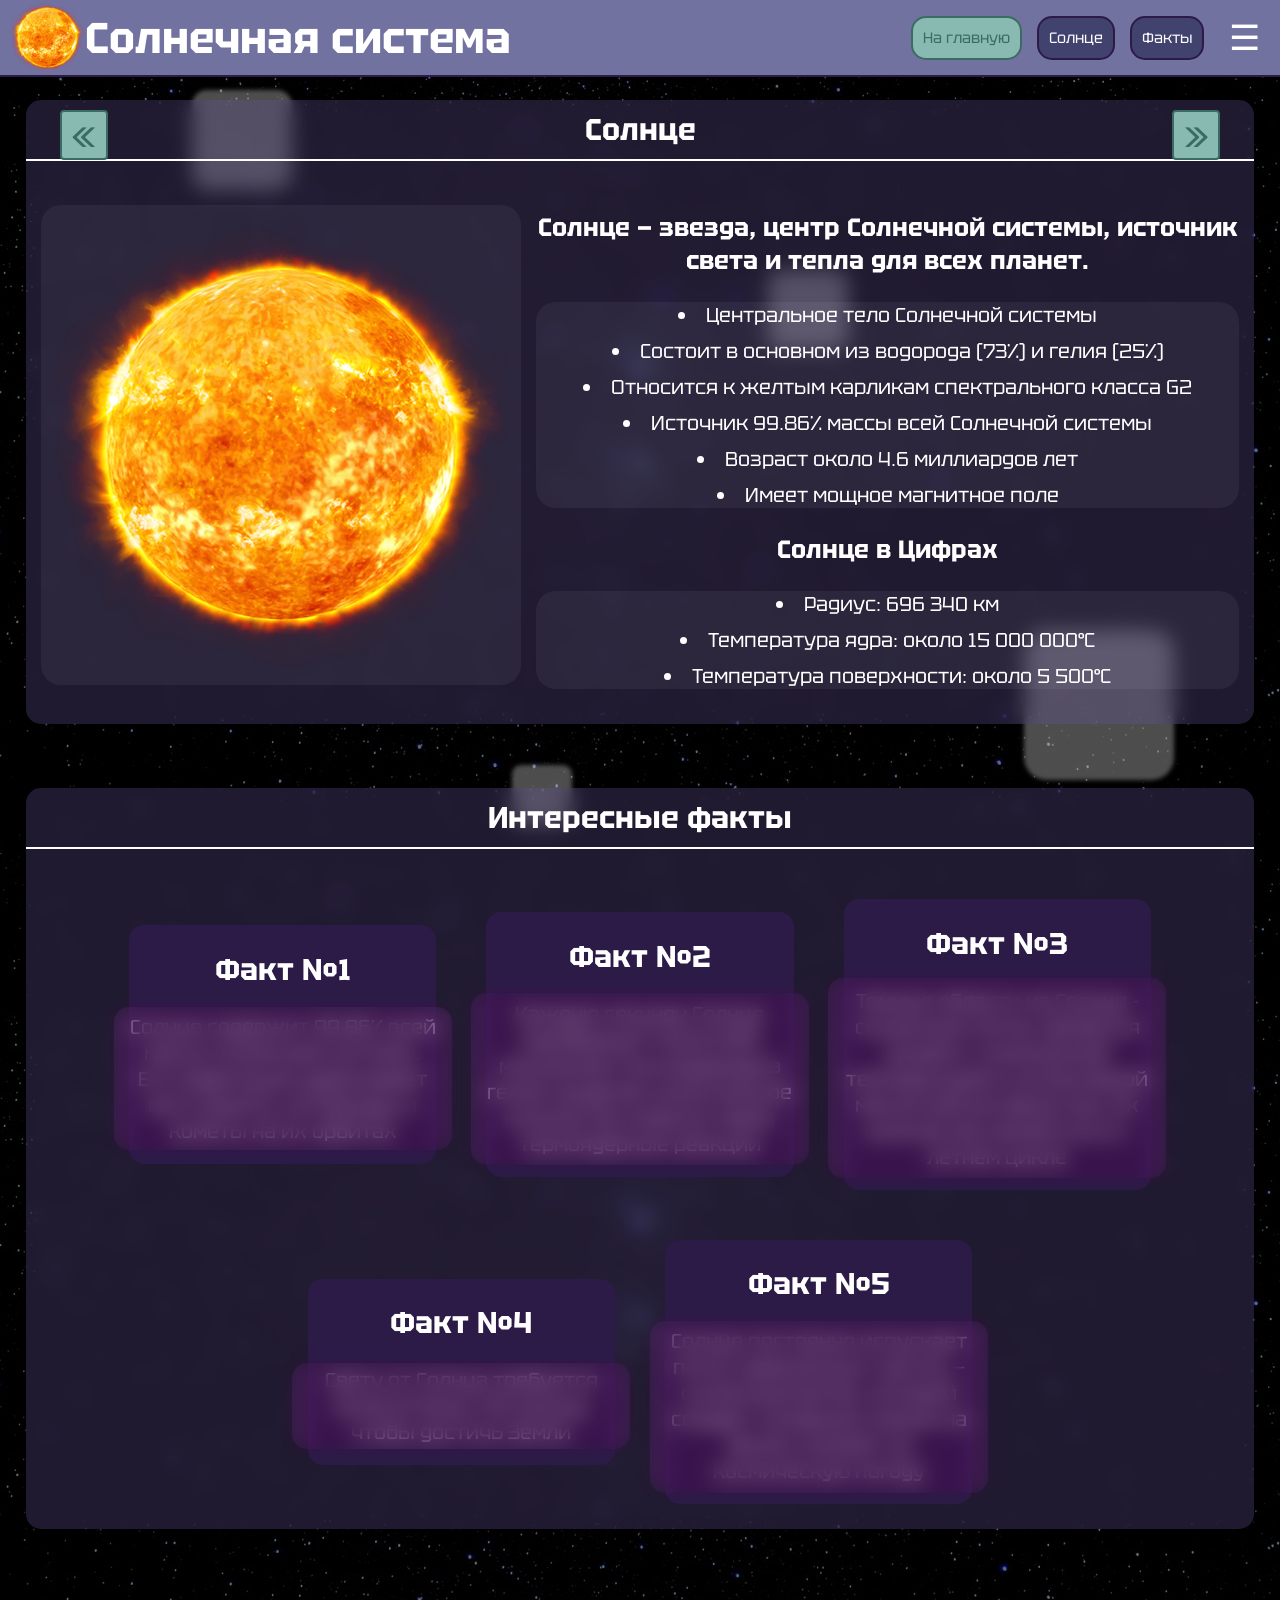
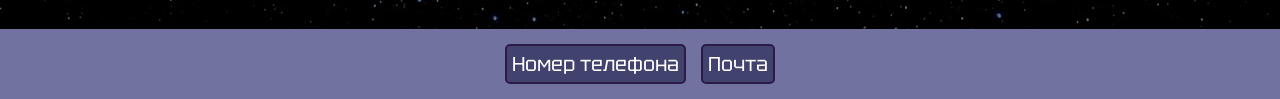
<file: Sun.html>
<!DOCTYPE html>
<html>
    <head>
        <link rel="stylesheet" href="main.css">
        <link rel="stylesheet" href="navigation.css">
        <link rel="stylesheet" href="planet_info.css">
        <link href="https://fonts.googleapis.com/css2?family=Quantico:ital,wght@0,400;0,700;1,400;1,700&family=Tektur:wght@400..900&display=swap" rel="stylesheet">
        <!--Установление Фав-иконки-->
        <link rel="icon" type="image/png" href="/FavIlcon.png">
        <!--Заголовок сайта, который отображается во вкладочке-->
        <title>Солнечная система</title>
    </head>

    <body> 
        <header>
            <img src="img/Svetilo.png" width="75" height="75">
            <h1 class="main_title">Солнечная система</h1>
            <nav>
                <div class="nav_desktop">
                    <a href="index.html" class="nav_link main_site">На главную</a>
                    <a href="#main" class="nav_link">Солнце</a>
                    <a href="#facts" class="nav_link">Факты</a>
                </div>
                <div class="burger_menu">
                    <button class="burger_button">☰</button>
                    <div class="burger_content">
                        <a href="index.html" class="burger_nav_link main_site">На главную</a>
                        <a href="#main" class="burger_nav_link">Солнце</a>
                        <a href="#facts" class="burger_nav_link">Факты</a>
                        <div class="theme_switcher">
                            <button class="theme_btn" data-theme="light">Светлая тема</button>
                            <button class="theme_btn" data-theme="dark">Тёмная тема</button>
                            <button class="like_button" onclick="toggleColor(this)">★</button>
                        </div>
                    </div>
                </div>
            </nav>
        </header>
        <main>
            <!--Летающие позади кубики, красивое оформление и ми-ми-ми -->
            <div>
                <div class="square"></div>
                <div class="square"></div>
                <div class="square"></div>
                <div class="square"></div>
                <div class="square"></div>
            </div>

            <section id="main" class="glass">
                <h1 class="title">Солнце</h1>
                <a href="Neptune.html" class="left_arrow">«</a>
                <a href="Mercury.html" class="right_arrow">»</a>
                <div class="block_container">
                    <div class="block">
                        <img src="img/Svetilo.png" width="450" class="planet_img">
                    </div>
                    <div class="block">
                        <p class="bold">Солнце — звезда, центр Солнечной системы, источник света и тепла для всех планет.</p>
                        <ul>
                            <li>Центральное тело Солнечной системы</li>
                            <li>Состоит в основном из водорода (73%) и гелия (25%)</li>
                            <li>Относится к желтым карликам спектрального класса G2</li>
                            <li>Источник 99.86% массы всей Солнечной системы</li>
                            <li>Возраст около 4.6 миллиардов лет</li>
                            <li>Имеет мощное магнитное поле</li>
                        </ul>
                        <p class="bold">Солнце в Цифрах</p>
                        <ul>
                            <li>Радиус: 696 340 км</li>
                            <li>Температура ядра: около 15 000 000°C</li>
                            <li>Температура поверхности: около 5 500°C</li>
                        </ul>
                    </div>
                </div>
            </section>
            <section id="facts" class="glass">
                <h1 class="title">Интересные факты</h1>
                <div class="misty_container">
                    <div class="misty">
                        <h2>Факт №1</h2>
                        <div class="hiddy">
                            <p>Солнце содержит 99.86% всей массы Солнечной системы. 
                             Его гравитация удерживает все планеты, астероиды и кометы на их орбитах</p>
                        </div>
                    </div>
                    <div class="misty">
                        <h2>Факт №2</h2>
                        <div class="hiddy">
                            <p>Каждую секунду Солнце преобразует около 600 миллионов тонн водорода в гелий, 
                             выделяя колоссальное количество энергии через термоядерные реакции</p>
                        </div>
                    </div>
                    <div class="misty">
                        <h2>Факт №3</h2>
                        <div class="hiddy">
                            <p>Темные области на Солнце - солнечные пятна, являются зонами с пониженной температурой 
                             и интенсивной магнитной активностью. Их количество меняется в 11-летнем цикле</p>
                        </div>
                    </div>
                    <div class="misty">
                        <h2>Факт №4</h2>
                        <div class="hiddy">
                            <p>Свету от Солнца требуется около 8 минут 20 секунд, чтобы достичь Земли</p>
                        </div>
                    </div>
                    <div class="misty">
                        <h2>Факт №5</h2>
                        <div class="hiddy">
                            <p>Солнце постоянно испускает поток заряженных частиц — солнечный ветер, 
                             который создает полярные сияния на Земле и влияет на космическую погоду
                            </p>
                        </div>
                    </div>
                </div>
            </section>
        </main>
        <script src="scripts/navigation.js"></script>
        <script src="scripts/button.js"></script>
    </body>

    <footer>
        <div class="foot_cont">
            <a class="foot_el" href="tel:89260809770">Номер телефона</a>
            <a class="foot_el" href="mailto:nikitenartem@yandex.com">Почта</a>
        </div>
    </footer>
</html>
</file>
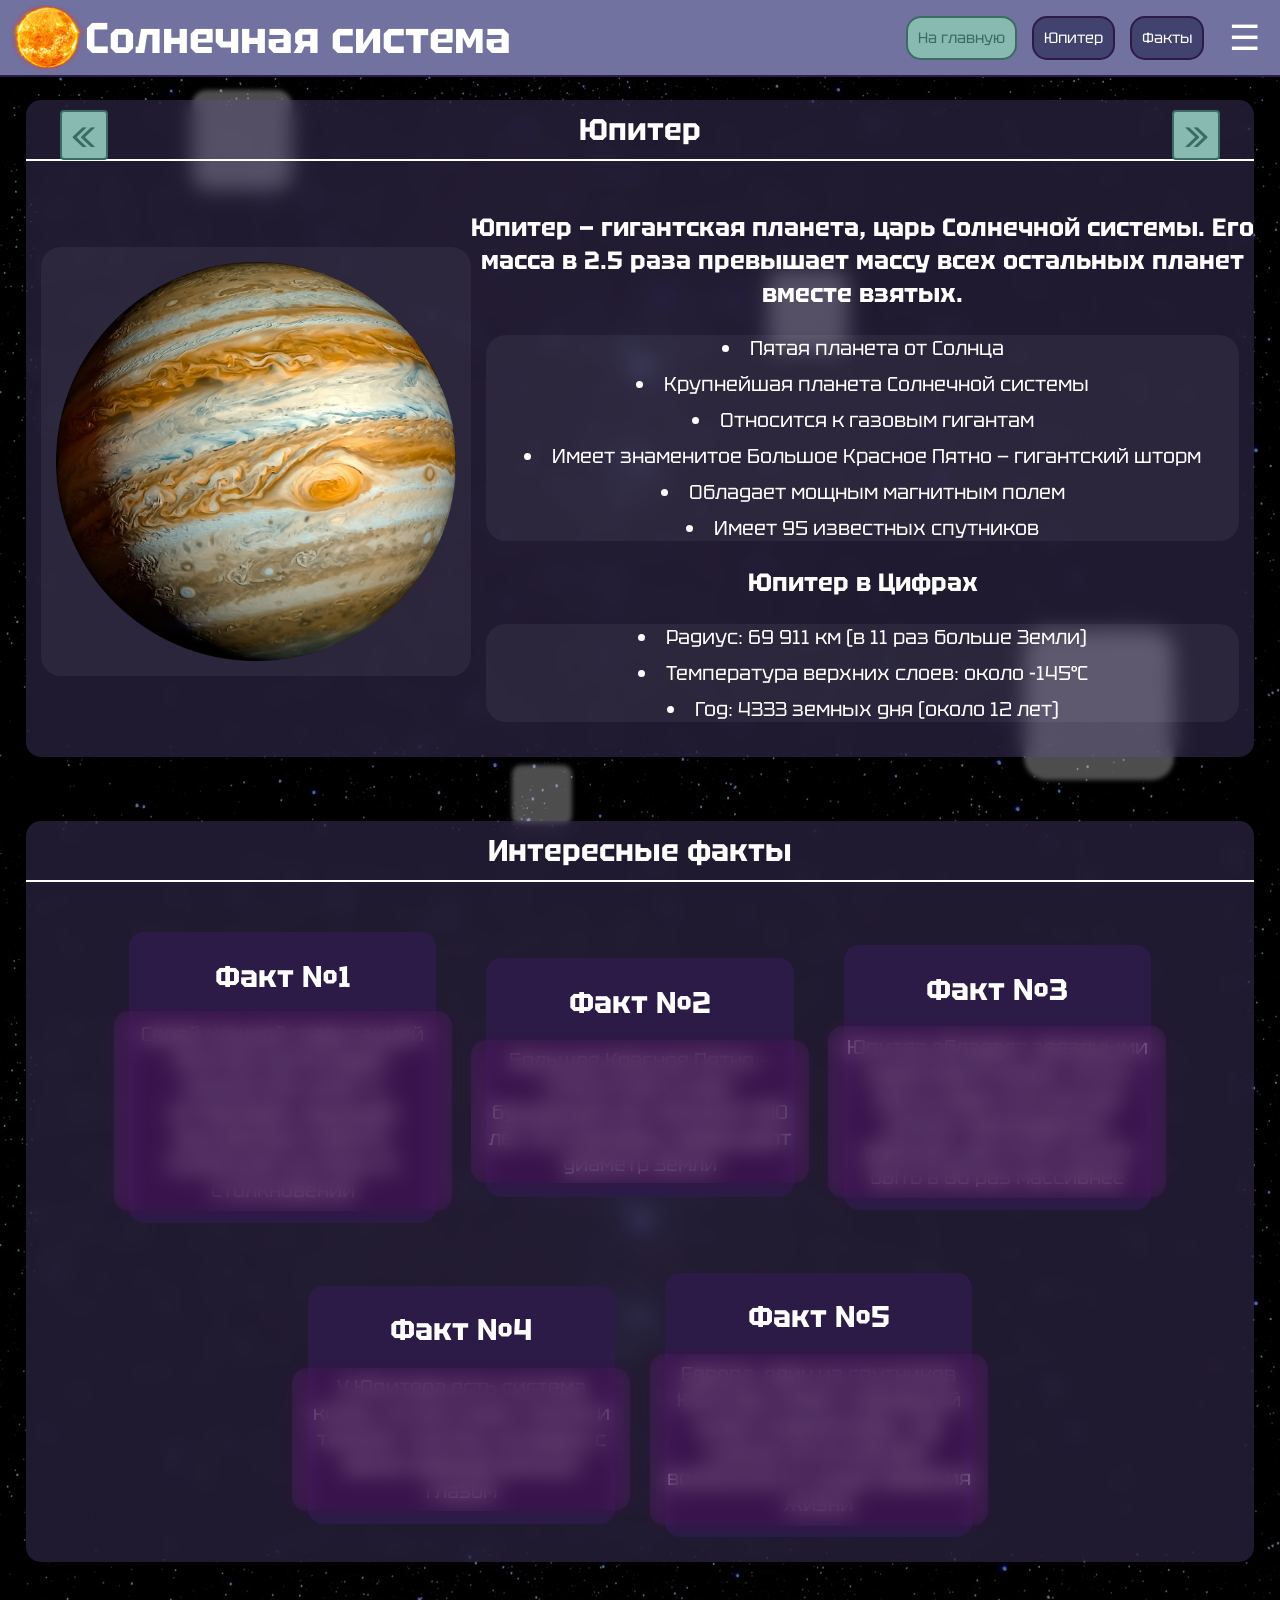
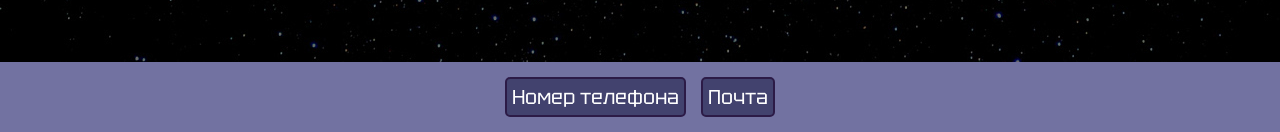
<file: Upiter.html>
<!DOCTYPE html>
<html>
    <head>
        <link rel="stylesheet" href="main.css">
        <link rel="stylesheet" href="navigation.css">
        <link rel="stylesheet" href="planet_info.css">
        <link href="https://fonts.googleapis.com/css2?family=Quantico:ital,wght@0,400;0,700;1,400;1,700&family=Tektur:wght@400..900&display=swap" rel="stylesheet">
        <!--Установление Фав-иконки-->
        <link rel="icon" type="image/png" href="/FavIlcon.png">
        <!--Заголовок сайта, который отображается во вкладочке-->
        <title>Солнечная система</title>
    </head>

    <body> 
        <header>
            <img src="img/Svetilo.png" width="75" height="75">
            <h1 class="main_title">Солнечная система</h1>
            <nav>
                <div class="nav_desktop">
                    <a href="index.html" class="nav_link main_site">На главную</a>
                    <a href="#main" class="nav_link">Юпитер</a>
                    <a href="#facts" class="nav_link">Факты</a>
                </div>
                <div class="burger_menu">
                    <button class="burger_button">☰</button>
                    <div class="burger_content">
                        <a href="index.html" class="burger_nav_link main_site">На главную</a>
                        <a href="#main" class="burger_nav_link">Юпитер</a>
                        <a href="#facts" class="burger_nav_link">Факты</a>
                        <div class="theme_switcher">
                            <button class="theme_btn" data-theme="light">Светлая тема</button>
                            <button class="theme_btn" data-theme="dark">Тёмная тема</button>
                            <button class="like_button" onclick="toggleColor(this)">★</button>
                        </div>
                    </div>
                </div>
            </nav>
        </header>
        <main>
            <!--Летающие позади кубики, красивое оформление и ми-ми-ми -->
            <div>
                <div class="square"></div>
                <div class="square"></div>
                <div class="square"></div>
                <div class="square"></div>
                <div class="square"></div>
            </div>

            <section id="main" class="glass">
                <h1 class="title">Юпитер</h1>
                <a href="Mars.html" class="left_arrow">«</a>
                <a href="Saturn.html" class="right_arrow">»</a>
                <div class="block_container">
                    <div class="block">
                        <img src="img/yupi.png" width="400" class="planet_img">
                    </div>
                    <div class="block">
                        <p class="bold">Юпитер — гигантская планета, царь Солнечной системы. Его масса в 2.5 раза превышает массу всех остальных планет вместе взятых.</p>
                        <ul>
                            <li>Пятая планета от Солнца</li>
                            <li>Крупнейшая планета Солнечной системы</li>
                            <li>Относится к газовым гигантам</li>
                            <li>Имеет знаменитое Большое Красное Пятно — гигантский шторм</li>
                            <li>Обладает мощным магнитным полем</li>
                            <li>Имеет 95 известных спутников</li>
                        </ul>
                        <p class="bold">Юпитер в Цифрах</p>
                        <ul>
                            <li>Радиус: 69 911 км (в 11 раз больше Земли)</li>
                            <li>Температура верхних слоев: около -145°C</li>
                            <li>Год: 4333 земных дня (около 12 лет)</li>
                        </ul>
                    </div>
                </div>
            </section>
            <section id="facts" class="glass">
                <h1 class="title">Интересные факты</h1>
                <div class="misty_container">
                    <div class="misty">
                        <h2>Факт №1</h2>
                        <div class="hiddy">
                            <p>Своей мощной гравитацией Юпитер притягивает множество комет и астероидов, 
                             защищая внутренние планеты Солнечной системы от столкновений</p>
                        </div>
                    </div>
                    <div class="misty">
                        <h2>Факт №2</h2>
                        <div class="hiddy">
                            <p>Большое Красное Пятно — гигантский шторм, бушующий как минимум 400 лет. 
                             Его размеры превышают диаметр Земли</p>
                        </div>
                    </div>
                    <div class="misty">
                        <h2>Факт №3</h2>
                        <div class="hiddy">
                            <p>Юпитер обладает звездными характеристиками, но его масса недостаточна 
                             для начала термоядерных реакций. Для этого нужно быть в 80 раз массивнее</p>
                        </div>
                    </div>
                    <div class="misty">
                        <h2>Факт №4</h2>
                        <div class="hiddy">
                            <p>У Юпитера есть система колец, но они очень тонкие и темные, 
                             поэтому не видны с Земли невооруженным глазом</p>
                        </div>
                    </div>
                    <div class="misty">
                        <h2>Факт №5</h2>
                        <div class="hiddy">
                            <p>Европа, один из спутников Юпитера, имеет подледный океан жидкой воды, 
                             где ученые не исключают возможность существования жизни</p>
                        </div>
                    </div>
                </div>
            </section>
        </main>
        <script src="scripts/navigation.js"></script>
        <script src="scripts/button.js"></script>
    </body>

    <footer>
        <div class="foot_cont">
            <a class="foot_el" href="tel:89260809770">Номер телефона</a>
            <a class="foot_el" href="mailto:nikitenartem@yandex.com">Почта</a>
        </div>
    </footer>
</html>
</file>
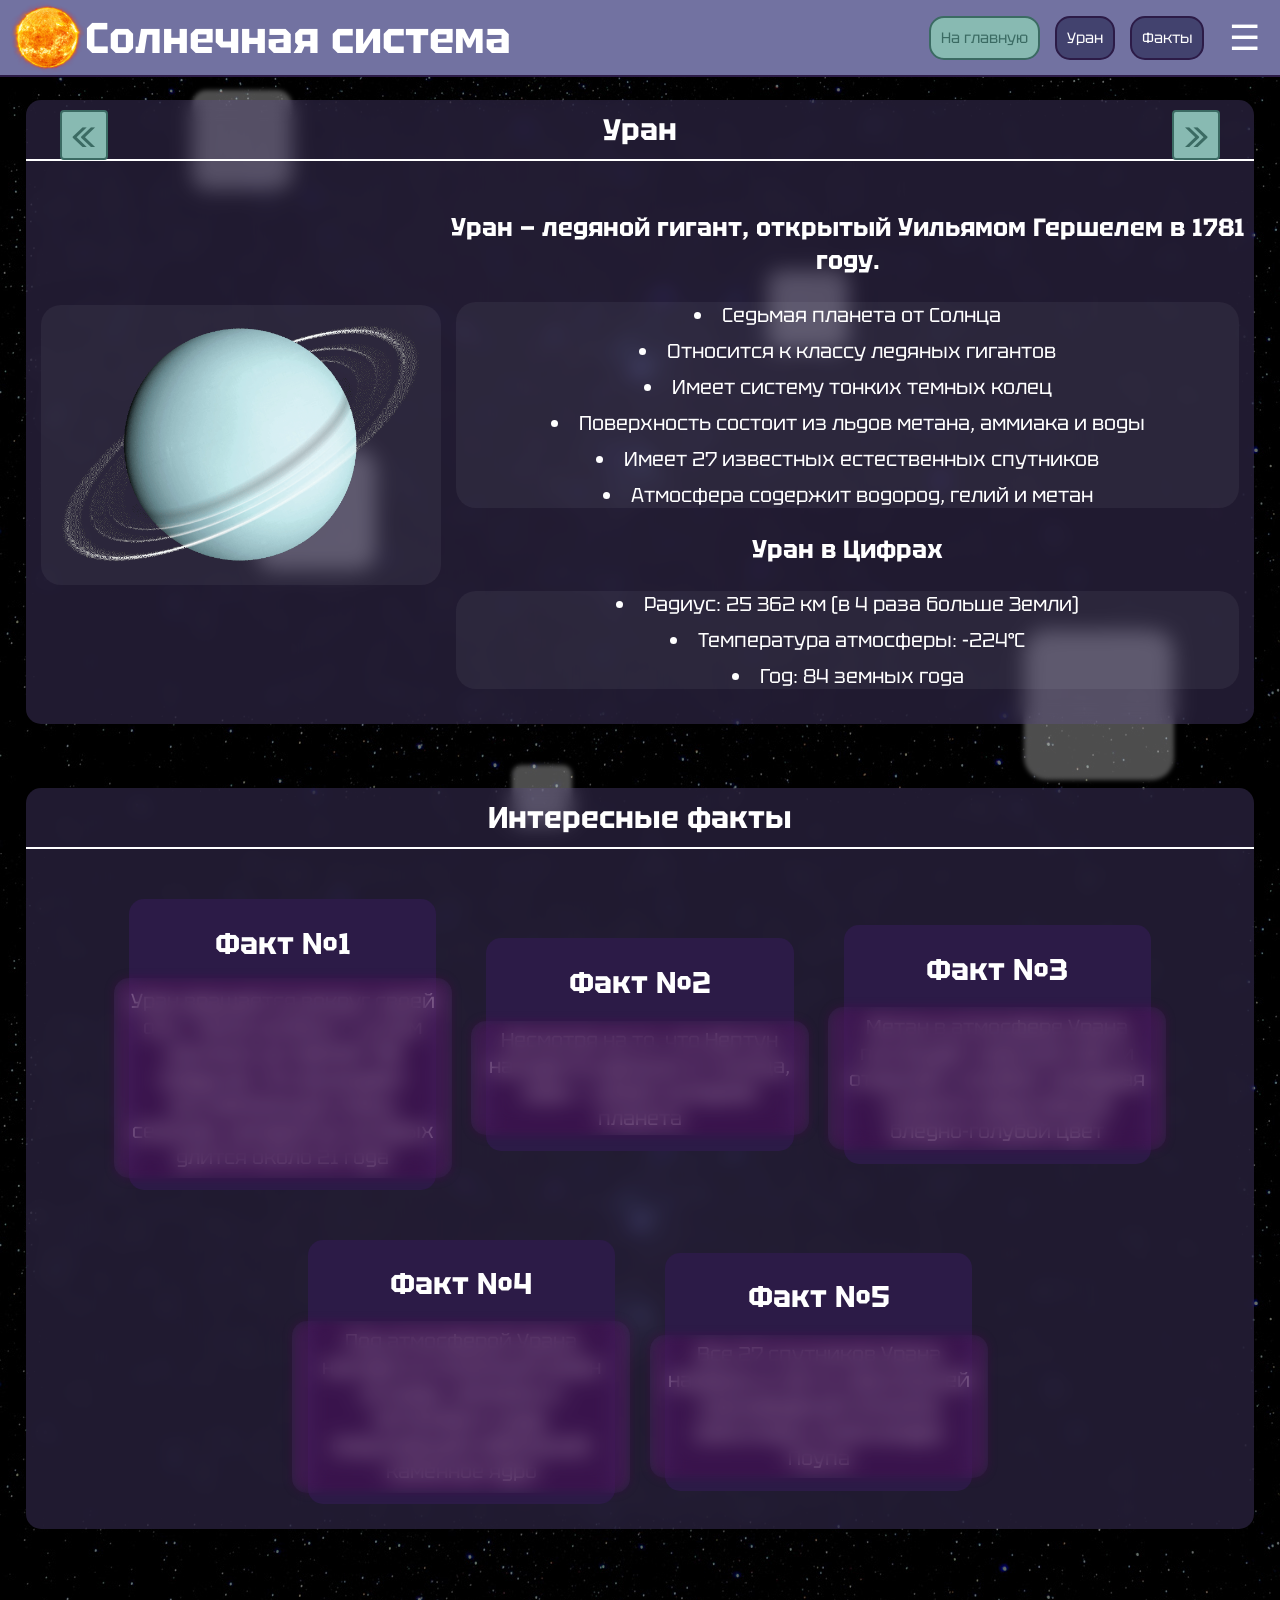
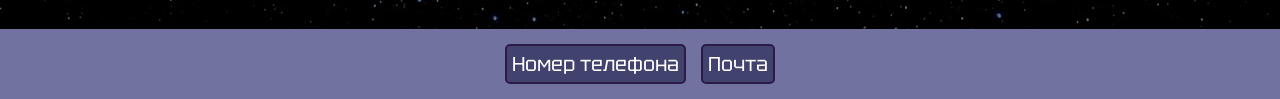
<file: Uran.html>
<!DOCTYPE html>
<html>
    <head>
        <link rel="stylesheet" href="main.css">
        <link rel="stylesheet" href="navigation.css">
        <link rel="stylesheet" href="planet_info.css">
        <link href="https://fonts.googleapis.com/css2?family=Quantico:ital,wght@0,400;0,700;1,400;1,700&family=Tektur:wght@400..900&display=swap" rel="stylesheet">
        <!--Установление Фав-иконки-->
        <link rel="icon" type="image/png" href="/FavIlcon.png">
        <!--Заголовок сайта, который отображается во вкладочке-->
        <title>Солнечная система</title>
    </head>

    <body> 
        <header>
            <img src="img/Svetilo.png" width="75" height="75">
            <h1 class="main_title">Солнечная система</h1>
            <nav>
                <div class="nav_desktop">
                    <a href="index.html" class="nav_link main_site">На главную</a>
                    <a href="#main" class="nav_link">Уран</a>
                    <a href="#facts" class="nav_link">Факты</a>
                </div>
                <div class="burger_menu">
                    <button class="burger_button">☰</button>
                    <div class="burger_content">
                        <a href="index.html" class="burger_nav_link main_site">На главную</a>
                        <a href="#main" class="burger_nav_link">Уран</a>
                        <a href="#facts" class="burger_nav_link">Факты</a>
                        <div class="theme_switcher">
                            <button class="theme_btn" data-theme="light">Светлая тема</button>
                            <button class="theme_btn" data-theme="dark">Тёмная тема</button>
                            <button class="like_button" onclick="toggleColor(this)">★</button>
                        </div>
                    </div>
                </div>
            </nav>
        </header>
        <main>
            <!--Летающие позади кубики, красивое оформление и ми-ми-ми -->
            <div>
                <div class="square"></div>
                <div class="square"></div>
                <div class="square"></div>
                <div class="square"></div>
                <div class="square"></div>
            </div>

            <section id="main" class="glass">
                <h1 class="title">Уран</h1>
                <a href="Saturn.html" class="left_arrow">«</a>
                <a href="Neptune.html" class="right_arrow">»</a>
                <div class="block_container">
                    <div class="block">
                        <img src="img/uran.png" width="370" class="planet_img">
                    </div>
                    <div class="block">
                        <p class="bold">Уран — ледяной гигант, открытый Уильямом Гершелем в 1781 году.</p>
                        <ul>
                            <li>Седьмая планета от Солнца</li>
                            <li>Относится к классу ледяных гигантов</li>
                            <li>Имеет систему тонких темных колец</li>
                            <li>Поверхность состоит из льдов метана, аммиака и воды</li>
                            <li>Имеет 27 известных естественных спутников</li>
                            <li>Атмосфера содержит водород, гелий и метан</li>
                        </ul>
                        <p class="bold">Уран в Цифрах</p>
                        <ul>
                            <li>Радиус: 25 362 км (в 4 раза больше Земли)</li>
                            <li>Температура атмосферы: -224°C</li>
                            <li>Год: 84 земных года</li>
                        </ul>
                    </div>
                </div>
            </section>
            <section id="facts" class="glass">
                <h1 class="title">Интересные факты</h1>
                <div class="misty_container">
                    <div class="misty">
                        <h2>Факт №1</h2>
                        <div class="hiddy">
                            <p>Уран вращается вокруг своей оси, "лежа на боку" с углом наклона составляет 98 градусов. 
                                Это вызывает экстремальную смену сезонов, каждый из которых длится около 21 года</p>
                        </div>
                    </div>
                    <div class="misty">
                        <h2>Факт №2</h2>
                        <div class="hiddy">
                            <p>Несмотря на то, что Нептун находится дальше от Солнца, Уран — самая холодная планета</p>
                        </div>
                    </div>
                    <div class="misty">
                        <h2>Факт №3</h2>
                        <div class="hiddy">
                            <p>Метан в атмосфере Урана поглощает красный свет и отражает голубой, 
                             придавая планете характерный бледно-голубой цвет</p>
                        </div>
                    </div>
                    <div class="misty">
                        <h2>Факт №4</h2>
                        <div class="hiddy">
                            <p>Под атмосферой Урана находится огромный океан из воды, аммиака и метанового льда, 
                             окружающий небольшое каменное ядро</p>
                        </div>
                    </div>
                    <div class="misty">
                        <h2>Факт №5</h2>
                        <div class="hiddy">
                            <p>Все 27 спутников Урана названы в честь персонажей произведений Уильяма Шекспира 
                             и Александра Поупа</p>
                        </div>
                    </div>
                </div>
            </section>
        </main>
        <script src="scripts/navigation.js"></script>
        <script src="scripts/button.js"></script>
    </body>

    <footer>
        <div class="foot_cont">
            <a class="foot_el" href="tel:89260809770">Номер телефона</a>
            <a class="foot_el" href="mailto:nikitenartem@yandex.com">Почта</a>
        </div>
    </footer>
</html>
</file>
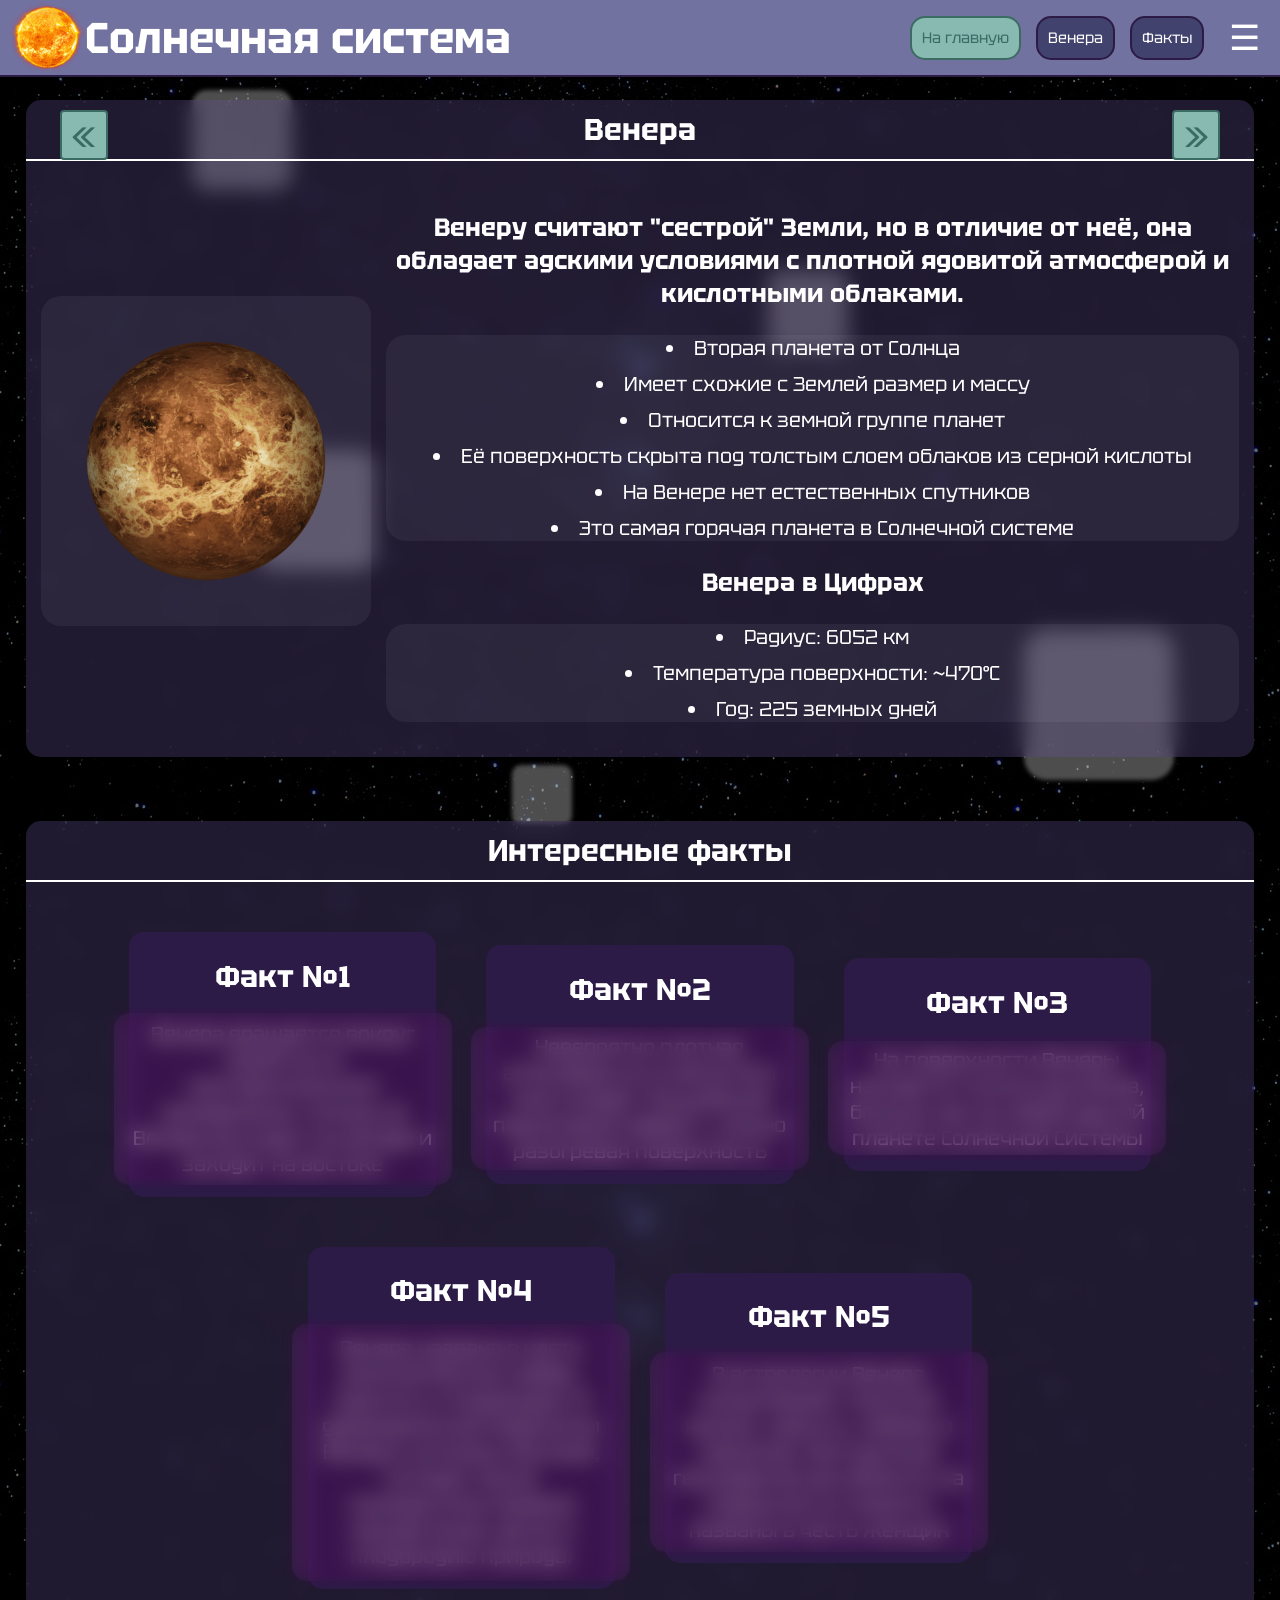
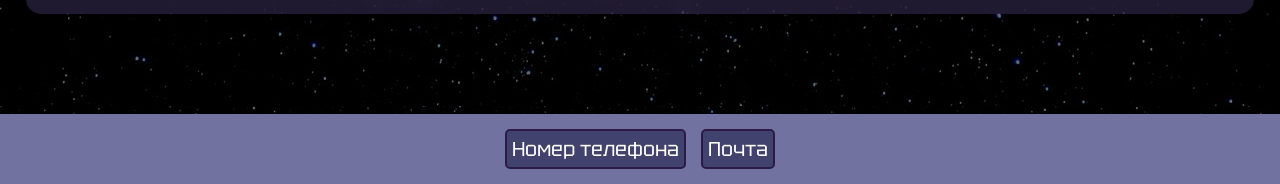
<file: Ven.html>
<!DOCTYPE html>
<html>
    <head>
        <link rel="stylesheet" href="main.css">
        <link rel="stylesheet" href="navigation.css">
        <link rel="stylesheet" href="planet_info.css">
        <link href="https://fonts.googleapis.com/css2?family=Quantico:ital,wght@0,400;0,700;1,400;1,700&family=Tektur:wght@400..900&display=swap" rel="stylesheet">
        <!--Установление Фав-иконки-->
        <link rel="icon" type="image/png" href="/FavIlcon.png">
        <!--Заголовок сайта, который отображается во вкладочке-->
        <title>Солнечная система</title>
    </head>

    <body> 
        <header>
            <img src="img/Svetilo.png" width="75" height="75">
            <h1 class="main_title">Солнечная система</h1>
            <nav>
                <div class="nav_desktop">
                    <a href="index.html" class="nav_link main_site">На главную</a>
                    <a href="#main" class="nav_link">Венера</a>
                    <a href="#facts" class="nav_link">Факты</a>
                </div>
                <div class="burger_menu">
                    <button class="burger_button">☰</button>
                    <div class="burger_content">
                        <a href="index.html" class="burger_nav_link main_site">На главную</a>
                        <a href="#main" class="burger_nav_link">Венера</a>
                        <a href="#facts" class="burger_nav_link">Факты</a>
                        <div class="theme_switcher">
                            <button class="theme_btn" data-theme="light">Светлая тема</button>
                            <button class="theme_btn" data-theme="dark">Тёмная тема</button>
                            <button class="like_button" onclick="toggleColor(this)">★</button>
                        </div>
                    </div>
                </div>
            </nav>
        </header>
        <main>
            <!--Летающие позади кубики, красивое оформление и ми-ми-ми -->
            <div>
                <div class="square"></div>
                <div class="square"></div>
                <div class="square"></div>
                <div class="square"></div>
                <div class="square"></div>
            </div>

            <section id="main" class="glass">
                <h1 class="title">Венера</h1>
                <a href="Mercury.html" class="left_arrow">«</a>
                <a href="Earth.html" class="right_arrow">»</a>
                <div class="block_container">
                    <div class="block">
                        <img src="img/ven.png" width="300" class="planet_img">
                    </div>
                    <div class="block">
                        <p class="bold">Венеру считают "сестрой" Земли, 
                            но в отличие от неё, она обладает адскими условиями с плотной ядовитой атмосферой и кислотными облаками.</p>
                        <ul>
                            <li>Вторая планета от Солнца</li>
                            <li>Имеет схожие с Землей размер и массу</li>
                            <li>Относится к земной группе планет</li>
                            <li>Её поверхность скрыта под толстым слоем облаков из серной кислоты</li>
                            <li>На Венере нет естественных спутников</li>
                            <li>Это самая горячая планета в Солнечной системе</li>
                        </ul>
                        <p class="bold">Венера в Цифрах</p>
                        <ul>
                            <li>Радиус: 6052 км</li>
                            <li>Температура поверхности: ~470°C</li>
                            <li>Год: 225 земных дней</li>
                        </ul>
                    </div>
                </div>
            </section>
            <section id="facts" class="glass">
                <h1 class="title">Интересные факты</h1>
                <div class="misty_container">
                    <div class="misty">
                        <h2>Факт №1</h2>
                        <div class="hiddy">
                            <p>Венера вращается вокруг своей оси в противоположном направлении.
                                 Солнце на Венере восходит на западе и заходит на востоке</p>
                        </div>
                    </div>
                    <div class="misty">
                        <h2>Факт №2</h2>
                        <div class="hiddy">
                            <p>Невероятно плотная атмосфера из углекислого газа создает мощнейший парниковый эффект,
                                 сильно разогревая поверхность</p>
                        </div>
                    </div>
                    <div class="misty">
                        <h2>Факт №3</h2>
                        <div class="hiddy">
                            <p>На поверхности Венеры находятся тысячи вулканов, больше чем на любой другой планете Солнечной Системы</p>
                        </div>
                    </div>
                    <div class="misty">
                        <h2>Факт №4</h2>
                        <div class="hiddy">
                            <p>Венера названа в честь римской богини любви, красоты и плодородия.
                                 В древнеримской мифологии Венера считалась богиней, которая также покровительствовала 
                                 процветанию, весне и плодородию природы</p>
                        </div>
                    </div>
                    <div class="misty">
                        <h2>Факт №5</h2>
                        <div class="hiddy">
                            <p>В астрологии Венера олицетворяет женское начало, красоту, любовь и гармонию.
                                 Все крупные географические объекты на поверхности планеты названы в честь женщин
                            </p>
                        </div>
                    </div>
                </div>
            </section>
        </main>
        <script src="scripts/navigation.js"></script>
        <script src="scripts/button.js"></script>
    </body>

    <footer>
        <div class="foot_cont">
            <a class="foot_el" href="tel:89260809770">Номер телефона</a>
            <a class="foot_el" href="mailto:nikitenartem@yandex.com">Почта</a>
        </div>
    </footer>
</html>
</file>
<file: main.css>
:root {
    --back_col: #7272a1;
    --back_col_dark: #42426e;
    --border_col:#2C1B47;
    --hologram_col:#88bab2;
    --hologram_text:#3b6b63;
    --glass_col: rgba(106, 86, 160, 0.3);
    --border_size:2px;
}

[data-theme="light"] {
    --back_col: #a2a2c4;
    --back_col_dark: #7a7aa8;
    --border_col: #725c93;
    --hologram_col: #a8d5cc;
    --hologram_text: #2a524a;
    --glass_col: rgba(166, 146, 220, 0.3);
}

[data-theme="light"] .glass {
    background: rgba(255, 255, 255, 0.2);
}

[data-theme="light"] .square {
    background: rgba(255, 255, 255, 0.5);
}
body {
    margin: 0; /*Внешние границы*/
    padding: 0; /*Внутренние границы*/
    background-image: url("img/StarLit.jpg");
    color: #ffffff;/*Цвет текста*/
    text-align: center;/*Центрирование текста*/
    font-family: "Tektur", sans-serif;
    font-weight: 200;
    font-size: 20px;
}

/*Вверхняя часть сайта - заголовок*/
header { 
    background: var(--back_col); 
    font-size: 35px;
    border-bottom: solid var(--border_size) var(--border_col);
    padding: 10px; /* Внутренние отступы */
    display: flex; /* Для выравнивания логотипа и заголовка */
    align-items: center; /* Выравнивание по центру по вертикали */
    position: fixed;
    top: 0; /* Фиксируем вверху */
    width: 100%; /* Занимает всю ширину */
    height:55px;
    z-index: 1000; /* Чтобы header был поверх других элементов */
}

footer {
    background: var(--back_col); 
    display: flex;
    justify-content: center;
    border-top: solid --border_size var(--border_col);
    z-index: 1000;
    padding: 10px;
}
.foot_el{
    margin: 5px;
    display: inline-flex;
    background-color: var(--back_col_dark);
    border-radius: 5px;
    border: solid var(--border_size) var(--border_col);
    color:white;
    padding: 5px;
}
main{
    margin-top:100px;
    margin-bottom:100px;
}
a{
    cursor:pointer;
    text-decoration:none;
}
/*Базовое стекло с блюром*/
.glass{
    background: var(--glass_col);
    margin-left:2%; margin-right:2%;
    border-radius: 15px;
    -webkit-backdrop-filter: blur(10px);
    backdrop-filter: blur(10px);
    margin-top:5%; margin-bottom:5%;
}
/*Класс для акцентного текста*/
.bold{
    font-weight: bold;
    font-size: 25px;
}
/*Титль*/
.title{
    padding:10px;
    border-bottom: #ffffff solid 2px;
}

/*Декоративные кубики*/
.square {
    position: fixed;
    background: rgba(255, 255, 255, 0.3);
    border-radius: 15%;
    animation: floatSquare 15s infinite ease-in-out;
    filter:blur(2px);
    z-index: -10;
}

.square:nth-child(1) {
    width: 100px;
    height: 100px;
    top: calc(10% + var(--pos-1-y, 0px));
    left: calc(15% + var(--pos-1-x, 0px));
    animation-delay: 0s;
}

.square:nth-child(2) {
    width: calc(100px * 1.5);
    height: calc(100px * 1.5);
    top: calc(70% + var(--pos-2-y, 0px));
    left: calc(80% + var(--pos-2-x, 0px));
    animation-delay: -3s;
}

.square:nth-child(3) {
    width: calc(100px * 0.8);
    height: calc(100px * 0.8);
    top: calc(30% + var(--pos-3-y, 0px));
    left: calc(60% + var(--pos-3-x, 0px));
    animation-delay: -6s;
}

.square:nth-child(4) {
    width: calc(100px * 1.2);
    height: calc(100px * 1.2);
    top: calc(50% + var(--pos-4-y, 0px));
    left: calc(20% + var(--pos-4-x, 0px));
    animation-delay: -9s;
}

.square:nth-child(5) {
    width: calc(100px * 0.6);
    height: calc(100px * 0.6);
    top: calc(85% + var(--pos-5-y, 0px));
    left: calc(40% + var(--pos-5-x, 0px));
    animation-delay: -12s;
}

@keyframes floatSquare {
    0% {
        transform: translate(0, 0) rotate(0deg) scale(1);
        opacity: 0.3;
    }
    25% {
        transform: translate(calc(var(--move-1-x, 50px)), calc(var(--move-1-y, -30px))) rotate(90deg) scale(1.1);
        opacity: 0.6;
    }
    50% {
        transform: translate(calc(var(--move-2-x, -40px)), calc(var(--move-2-y, 20px))) rotate(180deg) scale(0.9);
        opacity: 0.8;
    }
    75% {
        transform: translate(calc(var(--move-3-x, 30px)), calc(var(--move-3-y, 40px))) rotate(270deg) scale(1.05);
        opacity: 0.5;
    }
    100% {
        transform: translate(0, 0) rotate(360deg) scale(1);
        opacity: 0.3;
    }
}
</file>
<file: navigation.css>
nav {
    margin-left: auto;
    margin-right: 20px;
    display: flex;
    align-items: center;
    gap: 15px;
}

.nav_desktop {
    display: flex;
    gap: 15px;
}

.nav_link, .burger_nav_link {
    color: white;
    text-decoration: none;
    background-color: var(--back_col_dark);
    padding: 10px 10px;
    border: solid var(--border_size) var(--border_col);
    border-radius: 15px;
    transition: background-color 0.3s ease;
    font-size: 18px;
    white-space: nowrap;
    font-size: 25px;
}
.burger_nav_link{
    margin-top:5px;
}

/* Бургер-меню - всегда видно */
.burger_menu {
    display: block;
    position: relative;
}

.burger_button {
    background: none;
    border: none;
    color: white;
    font-size: 28px;
    cursor: pointer;
    padding: 5px 10px;
    border-radius: 5px;
    transition: background-color 0.3s ease;
    font-size: 35px;
}

.burger_button:hover {
    background-color: rgba(255, 255, 255, 0.1);
}

.burger_content {
    display: none;
    position: absolute;
    right: 0;
    top: 100%;
    background: var(--back_col);
    border: 1px solid var(--border_col);
    border-radius: 10px;
    min-width: 250px;
    padding: 10px;
    z-index: 1001;
    backdrop-filter: blur(10px);
}

.burger_content.show {
    display: block;
}

.burger_content .nav_link {
    display: block;
    margin: 5px 0;
    text-align: center;
}

.theme_switcher {
    margin-top: 10px;
    padding-top: 10px;
    border-top: 1px solid rgba(255, 255, 255, 0.3);
}

.theme_btn {
    display: block;
    width: 100%;
    padding: 8px;
    margin: 5px 0;
    background: var(--glass_col);
    border: 1px solid var(--border_col);
    color: white;
    border-radius: 5px;
    cursor: pointer;
    font-size: 20px;
    transition: background-color 0.3s ease;
}
.like_button{
    display: inline-block;
    width: 25%;
    padding: 8px;
    margin: 5px 0;
    background: var(--glass_col);
    border: 1px solid var(--border_col);
    color: white;
    border-radius: 5px;
    cursor: pointer;
    font-size: 20px;
    transition: background-color 0.3s ease;
}
.falling_star {
    position: fixed;
    font-size: 20px;
    z-index: 10001;
    opacity: 0.5;
    pointer-events: none;
}

.theme_btn:hover {
    background: rgba(106, 86, 160, 0.5);
}
@media(max-width:1400px){
    .nav_link{
        font-size: 15px;
    }
}

/* Адаптивность навигации */
@media (max-width: 1080px) {
    .nav_desktop {
        display: none; /* Скрываем навигацию в заголовке на маленьких экранах */
    }
    
    .burger_nav_link {
        display: block; /* Показываем "Состав системы" в бургер-меню */
    }
}

@media (min-width: 1081px) {
    .nav_desktop {
        display: flex; /* Показываем навигацию в заголовке на больших экранах */
    }
    
    .burger_nav_link {
        display: none;
    }
    .theme_switcher{
        border-top: none;
    }
}

@media(max-width:1080px)  and (min-width:480px)and (orientation: portrait){
    .burger_content {
        min-width: 400px;}
    .burger_nav_link{
        font-size: 35px;
    }
    .theme_btn{
        font-size: 35px;
    }
    .burger_button{
        font-size: 35px;
    }
}

@media(max-width:1080px){
    .like_button{
        display: none;
    }
}
</file>
<file: planet_info.css>
.block{
    display:inline-block;
    padding-bottom: 20px;
}
.block_container{
    display:flex;
    align-items: center;
}
.main_site{
    background-color: var(--hologram_col);
    border: solid 2px var(--hologram_text);
    color:var(--hologram_text);
}
.planet_img{
    display: inline-block;
    margin-left: 15px;
    vertical-align: middle;
    animation: float 5s ease-in-out infinite;
    padding:15px;
    background: rgba(255, 255, 255, 0.05);
    border-radius: 20px;
}
.moon_img{
    display: absolute;
    transform:translateX(100px) translateY(-100px);
}
/*Списки*/
.glass ul {
    list-style-position: inside;
    padding-left: 0;
    margin: 15px;
    text-align: center;
    background: rgba(255, 255, 255, 0.05);
    border-radius: 20px;
}
.glass li {
    margin-bottom: 10px;
    padding-left: 0;
}
/*Контейнеры под факты*/
.misty_container{
    display: flex;
    justify-content: center;
    align-items: center;
    flex-wrap: wrap;
}
.misty{
    align-self: center;
    margin: 25px;
    display:inline-block;
    background-color: var(--border_col);
    border-radius: 15px;
    width:25%;
}
/*Сам факт скрыт под блюром*/
.hiddy{
    position: relative;
}
.hiddy::before{
    content: "";
    position: absolute;
    top: -5%;
    left: -5%;
    width: 110%;
    height: 110%;
    background: rgba(89, 4, 91, 0.3);
    filter:blur(5px);
    backdrop-filter: blur(10px);
    -webkit-backdrop-filter: blur(10px);
    border-radius: 15px;
    transition: opacity 0.5s ease-in-out, visibility 0.5s ease-in-out;
    opacity: 1;
    visibility:visible;
    z-index: 1;
}
/*Блюр исчезает при наведении*/
.hiddy:hover::before{
    opacity: 0;
    visibility:hidden;
}

.left_arrow,
.right_arrow{
    position: absolute;
    display:absolute;
    top:0;
    margin:10px;
    border: solid 2px var(--hologram_text);
    border-radius:4px;
    font-size: 35px;
    color:var(--hologram_text);
    background-color: var(--hologram_col);
    padding: 0px 10px;
}
.left_arrow{
    left:2%;
}
.right_arrow{
    right:2%;
}

/*Статическая анимация парения планеты*/
@keyframes float {
    0% { margin-top: 5px; }
    25% { margin-top: 0px; }
    50% { margin-top: -5px; }
    75% { margin-top: 0px; }
    100% { margin-top: 5px; }
}
@media(max-width:1340px){
    .main_title{font-size: 43px;}
}
@media(max-width:1080px){
    .main_title{font-size: 33px;}
    .planet_img{width:80%}
    .misty{width:35%;}
}

@media(max-width:1080px) and (min-width:480px) and (orientation: portrait){
    .main_title{font-size: 60px;}
    .bold{
        font-size: 30px;
    }
    body{
        font-size: 30px;
    }
    .foot_el{font-size: 30px;}
    .misty{
    margin: 30px;  
    width:40%; 
    }
    .block_container {
        flex-direction: column;
        text-align: center;
    }
    
    .planet_img {
        margin: 20px auto 0 auto;
        display: block;
        order: 2;
        width: 80%;
    }
    
    .block:first-child {
        order: 1;
    }
    
    .block:last-child {
        order: 2;
    }
}

@media(max-width:755px) and (orientation: portrait){
    .main_title{font-size: 30px;}
}

@media (max-width: 480px) {
    .misty{width:55%;}
    li{font-size:15px;}
    .block_container {
        flex-direction: column;
        text-align: center;
    }
    
    .planet_img {
        margin: 20px auto 0 auto;
        display: block;
        order: 2;
        width: 80%;
        max-width: 250px;
    }
    
    .block:first-child {
        order: 1;
    }
    
    .block:last-child {
        order: 2;
    }
}
</file>
